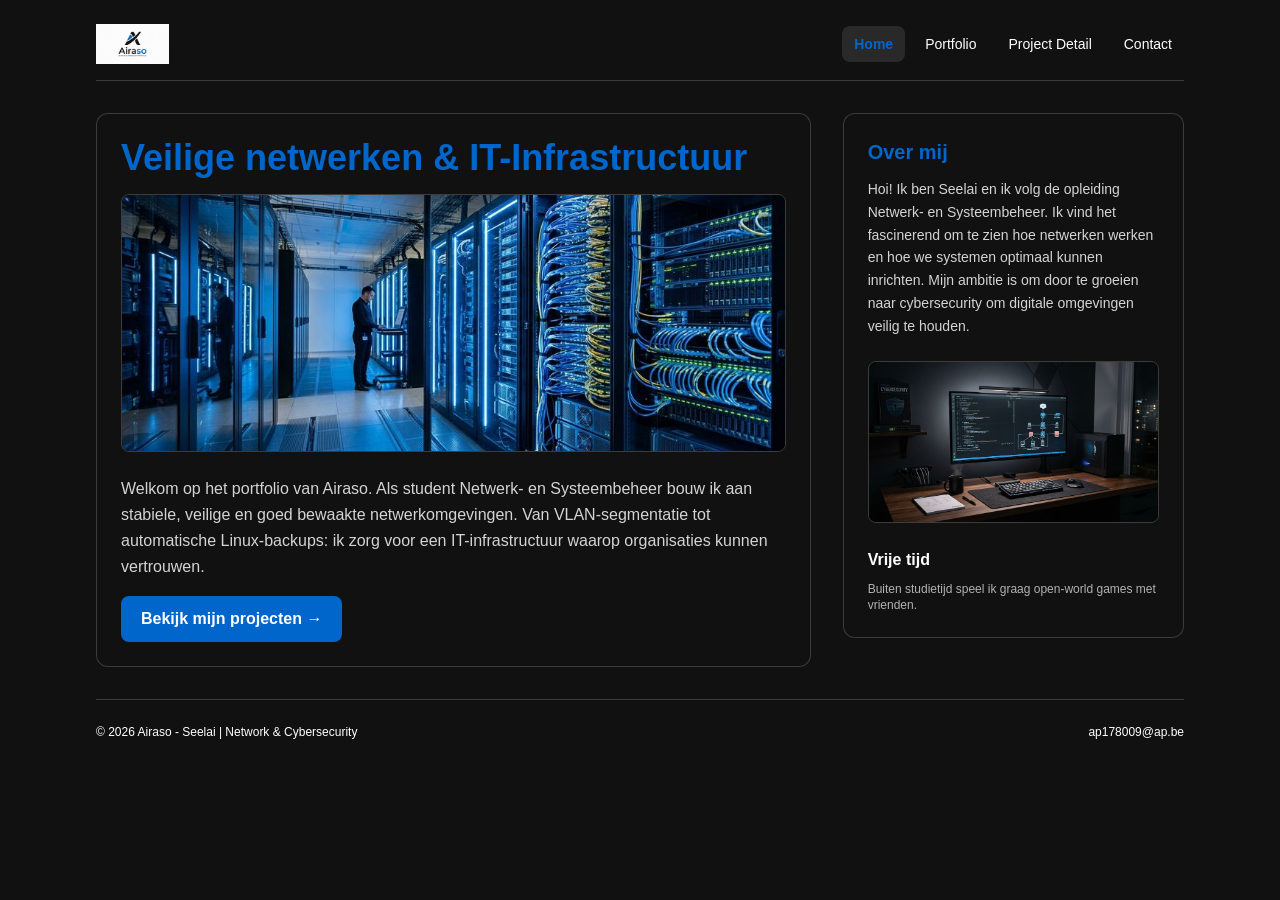
<file: index.html>
<!DOCTYPE html>
<html lang="nl-BE">
<head>
  <meta charset="UTF-8">
  <meta name="viewport" content="width=device-width, initial-scale=1.0">
  <title>Airaso — portfolio netwerk- en systeembeheer</title>
  <meta name="description" content="Portfolio van Airaso, student netwerk- en systeembeheer. Bekijk mijn projecten over VLAN's, Linux-back-ups en firewalls.">
  <link rel="stylesheet" href="css/tailwind.css">
  <link rel="stylesheet" href="css/style.css">
</head>
<body class="bg-[#111111] text-white min-h-screen max-w-6xl mx-auto px-4 py-6 sm:px-6 lg:px-8">
  <a href="#inhoud" class="sr-only focus:not-sr-only focus:absolute focus:left-4 focus:top-4 focus:z-50 focus:rounded-lg focus:bg-[#0066CC] focus:px-4 focus:py-2 focus:font-semibold focus:text-white focus-visible:outline-2 focus-visible:outline-offset-2 focus-visible:outline-[#0066CC]">Ga naar de inhoud</a>

  

    
        <header class="mb-8 flex flex-wrap items-center justify-between gap-4 border-b soft-border pb-4">
      <a href="index.html" class="flex items-center gap-3 focus-visible:outline-2 focus-visible:outline-offset-2 focus-visible:outline-[#0066CC]" aria-label="Airaso — home">
        <img src="assets/images/mijn-logo.jpg" alt="Airaso-logo" class="h-10 w-auto" width="400" height="218">
      </a>
      <input id="menu-toggle" type="checkbox" class="peer sr-only">
      <label for="menu-toggle" class="cursor-pointer rounded-lg border soft-border px-4 py-2 text-sm font-semibold hover:text-[#0066CC] md:hidden peer-focus-visible:outline-2 peer-focus-visible:outline-offset-2 peer-focus-visible:outline-[#0066CC]">Menu</label>
      <nav aria-label="Hoofdnavigatie" class="hidden w-full peer-checked:block md:block md:w-auto">
        <ul class="flex flex-col gap-1 text-sm font-medium md:flex-row md:items-center md:gap-2">
          <li><a href="index.html" class="block rounded-lg px-3 py-2 transition-colors hover:bg-white/10 hover:text-[#0066CC] bg-white/10 text-[#0066CC] font-bold focus-visible:outline-2 focus-visible:outline-offset-2 focus-visible:outline-[#0066CC]" aria-current="page">Home</a></li>
          <li><a href="portfolio.html" class="block rounded-lg px-3 py-2 transition-colors hover:bg-white/10 hover:text-[#0066CC] text-white focus-visible:outline-2 focus-visible:outline-offset-2 focus-visible:outline-[#0066CC]">Portfolio</a></li>
          <li><a href="project.html" class="block rounded-lg px-3 py-2 transition-colors hover:bg-white/10 hover:text-[#0066CC] text-white focus-visible:outline-2 focus-visible:outline-offset-2 focus-visible:outline-[#0066CC]">Project Detail</a></li>
          <li><a href="contact.html" class="block rounded-lg px-3 py-2 transition-colors hover:bg-white/10 hover:text-[#0066CC] text-white focus-visible:outline-2 focus-visible:outline-offset-2 focus-visible:outline-[#0066CC]">Contact</a></li>
        </ul>
      </nav>
    </header>

    
    <section aria-label="Pagina-inhoud" class="grid grid-cols-1 md:grid-cols-3 gap-8 mb-8">
      
      
      <main id="inhoud" class="md:col-span-2 space-y-6">
        <section class="bg-[#111111] border soft-border p-6 rounded-xl">
          <h1 class="text-3xl sm:text-4xl font-bold mb-4 text-[#0066CC]">Veilige netwerken & IT-Infrastructuur</h1>
          
          
          <figure class="mb-6 overflow-hidden rounded-lg border soft-border">
            <img src="assets/images/sfeerbeeld1.jpg" alt="Moderne serverruimte met blauwe LED verlichting" class="w-full h-64 object-cover" width="900" height="502">
          </figure>

          <p class="muted-text leading-relaxed mb-4">
            Welkom op het portfolio van Airaso. Als student Netwerk- en Systeembeheer bouw ik aan stabiele, veilige en goed bewaakte netwerkomgevingen. Van VLAN-segmentatie tot automatische Linux-backups: ik zorg voor een IT-infrastructuur waarop organisaties kunnen vertrouwen.
          </p>
          <a href="portfolio.html" class="inline-block bg-[#0066CC] hover:opacity-90 text-white font-semibold px-5 py-2.5 rounded-lg focus-visible:outline-2 focus-visible:outline-offset-2 focus-visible:outline-[#0066CC]">
            Bekijk mijn projecten &rarr;
          </a>
        </section>
      </main>

      
      <aside class="bg-[#111111] border soft-border p-6 rounded-xl h-fit space-y-6">
        <section>
          <h2 class="text-xl font-bold text-[#0066CC] mb-3">Over mij</h2>
          <p class="muted-text text-sm leading-relaxed mb-4">
            Hoi! Ik ben Seelai en ik volg de opleiding Netwerk- en Systeembeheer. Ik vind het fascinerend om te zien hoe netwerken werken en hoe we systemen optimaal kunnen inrichten. Mijn ambitie is om door te groeien naar cybersecurity om digitale omgevingen veilig te houden.
          </p>
        </section>

        
        <figure class="rounded-lg overflow-hidden border soft-border">
          <img src="assets/images/sfeerbeeld2.jpg" alt="Strakke computerwerkplek" class="w-full h-40 object-cover" width="900" height="502">
        </figure>

        <section>
          <h3 class="font-semibold text-white mb-2">Vrije tijd</h3>
          <p class="subtle-text text-xs">Buiten studietijd speel ik graag open-world games met vrienden.</p>
        </section>
      </aside>

    </section>

    
    <footer class="flex flex-col sm:flex-row items-center justify-between text-xs text-white pt-6 border-t soft-border gap-2">
      <p>&copy; 2026 Airaso - Seelai | Network & Cybersecurity</p>
      <p><a href="mailto:ap178009@ap.be" class="hover:text-[#0066CC] focus-visible:outline-2 focus-visible:outline-offset-2 focus-visible:outline-[#0066CC]">ap178009@ap.be</a></p>
    </footer>

</body>
</html>
</file>
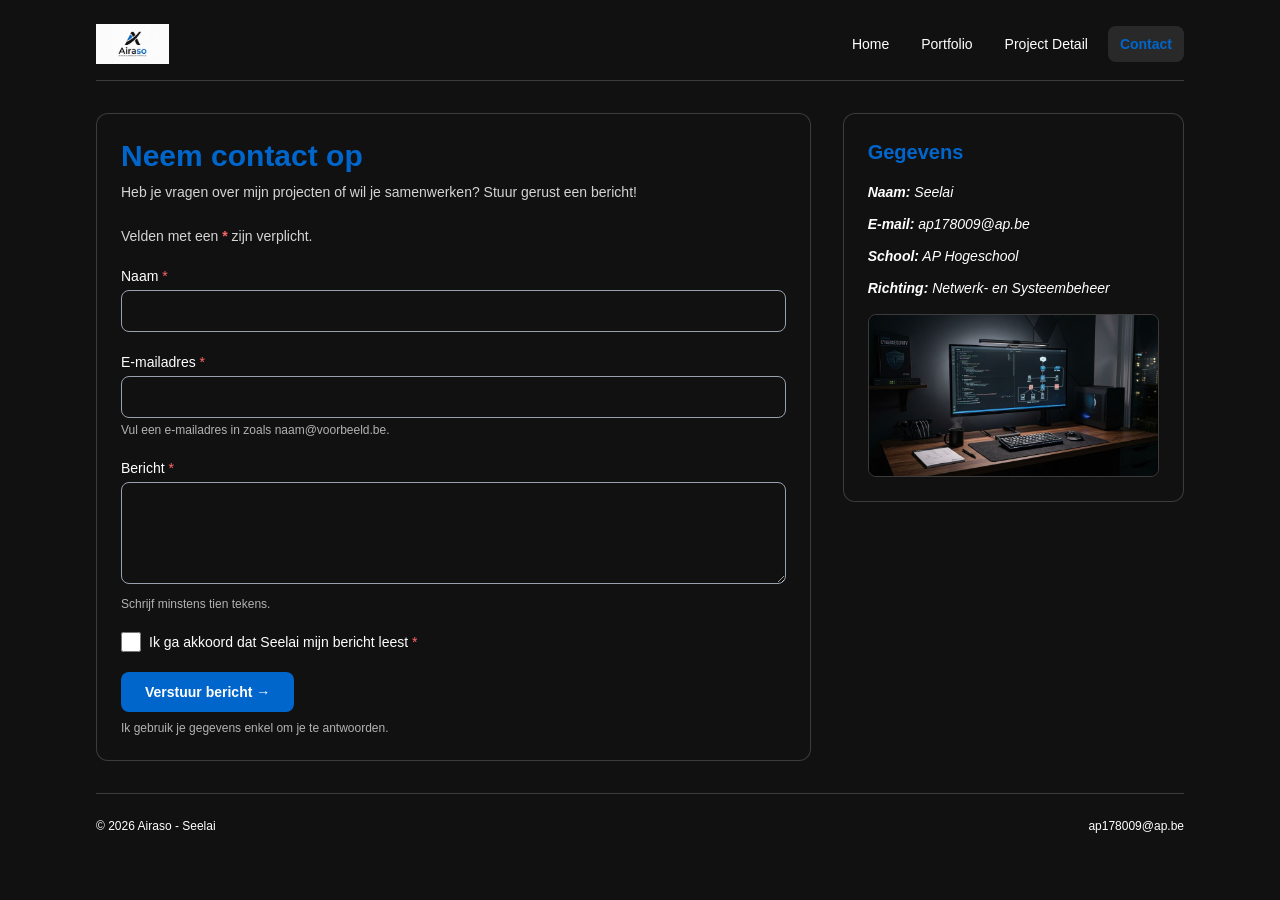
<file: contact.html>
<!DOCTYPE html>
<html lang="nl-BE">
<head>
  <meta charset="UTF-8">
  <meta name="viewport" content="width=device-width, initial-scale=1.0">
  <title>Contact — Airaso</title>
  <meta name="description" content="Stuur Airaso een bericht over mijn projecten of een samenwerking. Vul het formulier in en ik antwoord je.">
  <link rel="stylesheet" href="css/tailwind.css">
  <link rel="stylesheet" href="css/style.css">
</head>
<body class="bg-[#111111] text-white min-h-screen max-w-6xl mx-auto px-4 py-6 sm:px-6 lg:px-8">
  <a href="#inhoud" class="sr-only focus:not-sr-only focus:absolute focus:left-4 focus:top-4 focus:z-50 focus:rounded-lg focus:bg-[#0066CC] focus:px-4 focus:py-2 focus:font-semibold focus:text-white focus-visible:outline-2 focus-visible:outline-offset-2 focus-visible:outline-[#0066CC]">Ga naar de inhoud</a>


    
        <header class="mb-8 flex flex-wrap items-center justify-between gap-4 border-b soft-border pb-4">
      <a href="index.html" class="flex items-center gap-3 focus-visible:outline-2 focus-visible:outline-offset-2 focus-visible:outline-[#0066CC]" aria-label="Airaso — home">
        <img src="assets/images/mijn-logo.jpg" alt="Airaso-logo" class="h-10 w-auto" width="400" height="218">
      </a>
      <input id="menu-toggle" type="checkbox" class="peer sr-only">
      <label for="menu-toggle" class="cursor-pointer rounded-lg border soft-border px-4 py-2 text-sm font-semibold hover:text-[#0066CC] md:hidden peer-focus-visible:outline-2 peer-focus-visible:outline-offset-2 peer-focus-visible:outline-[#0066CC]">Menu</label>
      <nav aria-label="Hoofdnavigatie" class="hidden w-full peer-checked:block md:block md:w-auto">
        <ul class="flex flex-col gap-1 text-sm font-medium md:flex-row md:items-center md:gap-2">
          <li><a href="index.html" class="block rounded-lg px-3 py-2 transition-colors hover:bg-white/10 hover:text-[#0066CC] text-white focus-visible:outline-2 focus-visible:outline-offset-2 focus-visible:outline-[#0066CC]">Home</a></li>
          <li><a href="portfolio.html" class="block rounded-lg px-3 py-2 transition-colors hover:bg-white/10 hover:text-[#0066CC] text-white focus-visible:outline-2 focus-visible:outline-offset-2 focus-visible:outline-[#0066CC]">Portfolio</a></li>
          <li><a href="project.html" class="block rounded-lg px-3 py-2 transition-colors hover:bg-white/10 hover:text-[#0066CC] text-white focus-visible:outline-2 focus-visible:outline-offset-2 focus-visible:outline-[#0066CC]">Project Detail</a></li>
          <li><a href="contact.html" class="block rounded-lg px-3 py-2 transition-colors hover:bg-white/10 hover:text-[#0066CC] bg-white/10 text-[#0066CC] font-bold focus-visible:outline-2 focus-visible:outline-offset-2 focus-visible:outline-[#0066CC]" aria-current="page">Contact</a></li>
        </ul>
      </nav>
    </header>

    <section aria-label="Pagina-inhoud" class="grid grid-cols-1 md:grid-cols-3 gap-8 mb-8">
      
      
      <main id="inhoud" class="md:col-span-2 bg-[#111111] border soft-border p-6 rounded-xl">
        <h1 class="text-3xl font-bold mb-2 text-[#0066CC]">Neem contact op</h1>
        <p class="muted-text text-sm mb-6">Heb je vragen over mijn projecten of wil je samenwerken? Stuur gerust een bericht!</p>

        <form name="contact" method="POST" data-netlify="true" class="space-y-5">
          <p class="muted-text text-sm">Velden met een <span class="font-bold text-red-400" aria-hidden="true">*</span> zijn verplicht.</p>

          <div>
            <label for="naam" class="mb-1 block text-sm font-medium text-white">Naam <span class="text-red-400" aria-hidden="true">*</span></label>
            <input type="text" id="naam" name="naam" autocomplete="name" required class="w-full rounded-lg border border-gray-400 bg-[#111111] px-4 py-2.5 text-sm text-white user-invalid:border-red-400 focus-visible:outline-2 focus-visible:outline-offset-2 focus-visible:outline-[#0066CC]">
          </div>

          <div>
            <label for="email" class="mb-1 block text-sm font-medium text-white">E-mailadres <span class="text-red-400" aria-hidden="true">*</span></label>
            <input type="email" id="email" name="email" autocomplete="email" required aria-describedby="email-hulp email-fout" class="peer w-full rounded-lg border border-gray-400 bg-[#111111] px-4 py-2.5 text-sm text-white user-invalid:border-red-400 focus-visible:outline-2 focus-visible:outline-offset-2 focus-visible:outline-[#0066CC]">
            <p id="email-hulp" class="subtle-text mt-1 text-xs">Vul een e-mailadres in zoals naam@voorbeeld.be.</p>
            <p id="email-fout" class="mt-1 hidden text-xs text-red-400 peer-user-invalid:block">Dit e-mailadres klopt niet. Vul het in zoals naam@voorbeeld.be.</p>
          </div>

          <div>
            <label for="bericht" class="mb-1 block text-sm font-medium text-white">Bericht <span class="text-red-400" aria-hidden="true">*</span></label>
            <textarea id="bericht" name="bericht" rows="4" required minlength="10" aria-describedby="bericht-hulp bericht-fout" class="peer w-full rounded-lg border border-gray-400 bg-[#111111] px-4 py-2.5 text-sm text-white user-invalid:border-red-400 focus-visible:outline-2 focus-visible:outline-offset-2 focus-visible:outline-[#0066CC]"></textarea>
            <p id="bericht-hulp" class="subtle-text mt-1 text-xs">Schrijf minstens tien tekens.</p>
            <p id="bericht-fout" class="mt-1 hidden text-xs text-red-400 peer-user-invalid:block">Je bericht is te kort. Schrijf minstens tien tekens.</p>
          </div>

          <div class="flex items-center gap-2 text-sm">
            <input type="checkbox" id="toestemming" name="toestemming" value="ja" required class="size-5 accent-[#0066CC] focus-visible:outline-2 focus-visible:outline-offset-2 focus-visible:outline-[#0066CC]">
            <label for="toestemming">Ik ga akkoord dat Seelai mijn bericht leest <span class="text-red-400" aria-hidden="true">*</span></label>
          </div>

          <div>
            <button type="submit" class="rounded-lg bg-[#0066CC] px-6 py-2.5 text-sm font-semibold text-white hover:opacity-90 focus-visible:outline-2 focus-visible:outline-offset-2 focus-visible:outline-[#0066CC]">Verstuur bericht &rarr;</button>
            <p class="subtle-text mt-2 text-xs">Ik gebruik je gegevens enkel om je te antwoorden.</p>
          </div>
        </form>
      </main>

      <aside class="bg-[#111111] border soft-border p-6 rounded-xl h-fit space-y-4">
        <h2 class="text-xl font-bold text-[#0066CC]">Gegevens</h2>
        <address class="text-sm space-y-3 text-white">
          <p><strong>Naam:</strong> Seelai</p>
          <p><strong>E-mail:</strong> ap178009@ap.be</p>
          <p><strong>School:</strong> AP Hogeschool</p>
          <p><strong>Richting:</strong> Netwerk- en Systeembeheer</p>
        </address>
        <figure class="mt-4 overflow-hidden rounded-lg border soft-border">
        <img src="assets/images/sfeerbeeld2.jpg" alt="Strakke computerwerkplek" class="w-full h-auto object-cover" width="900" height="502">
    </figure>

      </aside>

    </section>

    
    <footer class="flex flex-col sm:flex-row items-center justify-between text-xs text-white pt-6 border-t soft-border gap-2">
      <p>&copy; 2026 Airaso - Seelai</p>
      <p><a href="mailto:ap178009@ap.be" class="hover:text-[#0066CC] focus-visible:outline-2 focus-visible:outline-offset-2 focus-visible:outline-[#0066CC]">ap178009@ap.be</a></p>
    </footer>

</body>
</html>
</file>
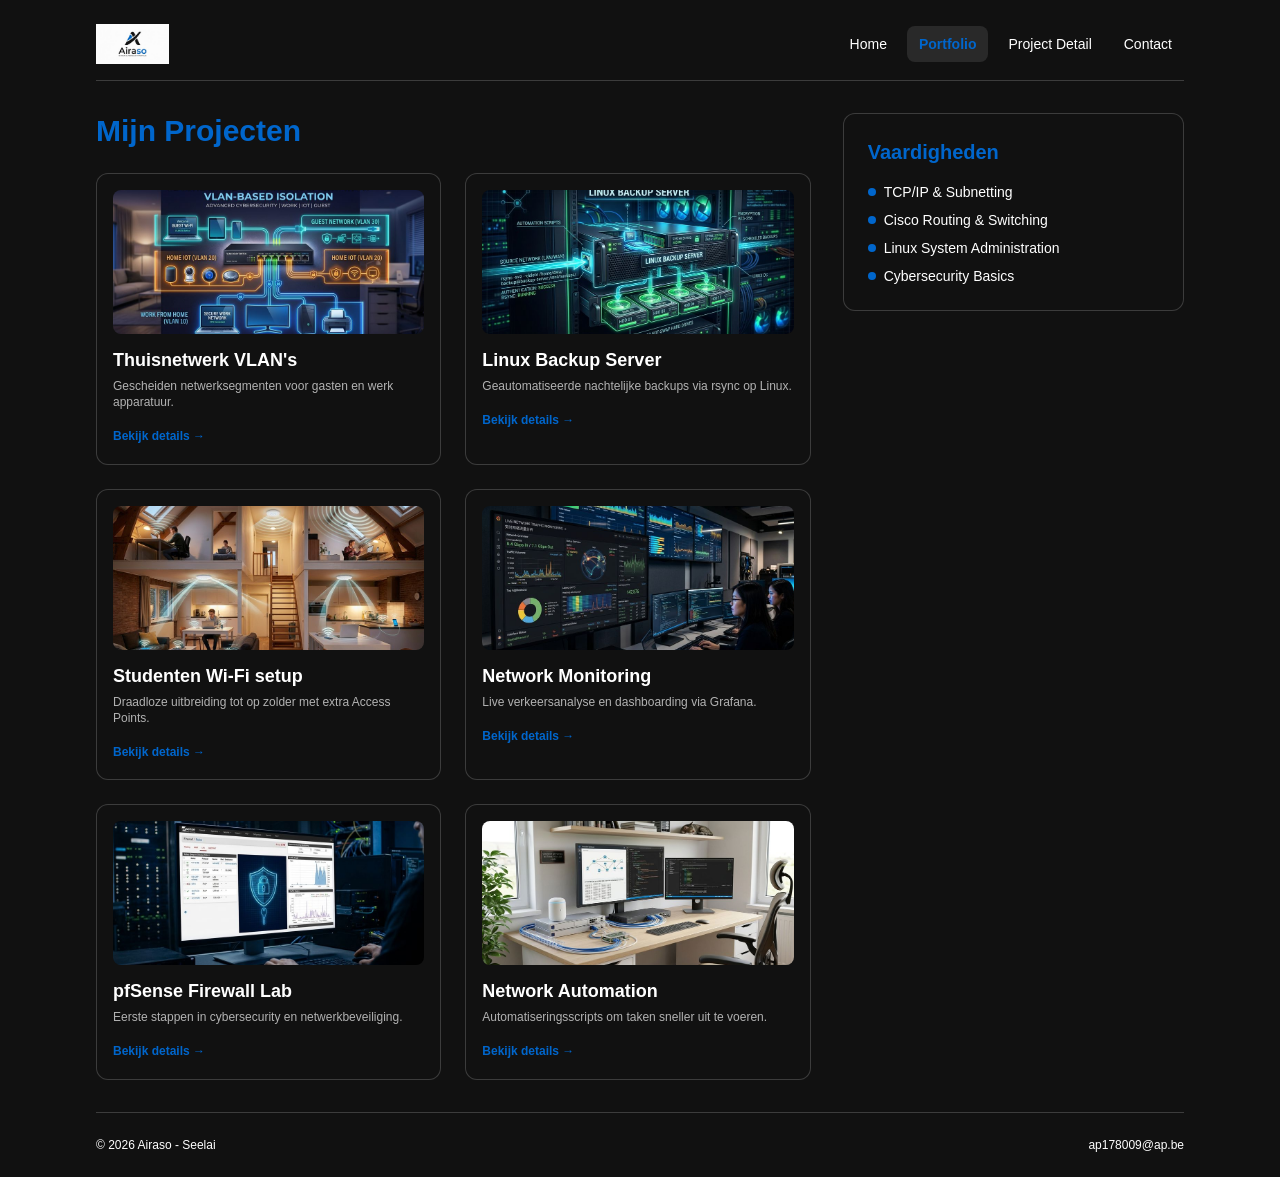
<file: portfolio.html>
<!DOCTYPE html>
<html lang="nl-BE">
<head>
  <meta charset="UTF-8">
  <meta name="viewport" content="width=device-width, initial-scale=1.0">
  <title>Projecten — Airaso, netwerk- en systeembeheer</title>
  <meta name="description" content="Overzicht van mijn projecten als student netwerk- en systeembeheer: VLAN's, back-ups, wifi, monitoring, pfSense en automatisering.">
  <link rel="stylesheet" href="css/tailwind.css">
  <link rel="stylesheet" href="css/style.css">
</head>
<body class="bg-[#111111] text-white min-h-screen max-w-6xl mx-auto px-4 py-6 sm:px-6 lg:px-8">
  <a href="#inhoud" class="sr-only focus:not-sr-only focus:absolute focus:left-4 focus:top-4 focus:z-50 focus:rounded-lg focus:bg-[#0066CC] focus:px-4 focus:py-2 focus:font-semibold focus:text-white focus-visible:outline-2 focus-visible:outline-offset-2 focus-visible:outline-[#0066CC]">Ga naar de inhoud</a>


    
        <header class="mb-8 flex flex-wrap items-center justify-between gap-4 border-b soft-border pb-4">
      <a href="index.html" class="flex items-center gap-3 focus-visible:outline-2 focus-visible:outline-offset-2 focus-visible:outline-[#0066CC]" aria-label="Airaso — home">
        <img src="assets/images/mijn-logo.jpg" alt="Airaso-logo" class="h-10 w-auto" width="400" height="218">
      </a>
      <input id="menu-toggle" type="checkbox" class="peer sr-only">
      <label for="menu-toggle" class="cursor-pointer rounded-lg border soft-border px-4 py-2 text-sm font-semibold hover:text-[#0066CC] md:hidden peer-focus-visible:outline-2 peer-focus-visible:outline-offset-2 peer-focus-visible:outline-[#0066CC]">Menu</label>
      <nav aria-label="Hoofdnavigatie" class="hidden w-full peer-checked:block md:block md:w-auto">
        <ul class="flex flex-col gap-1 text-sm font-medium md:flex-row md:items-center md:gap-2">
          <li><a href="index.html" class="block rounded-lg px-3 py-2 transition-colors hover:bg-white/10 hover:text-[#0066CC] text-white focus-visible:outline-2 focus-visible:outline-offset-2 focus-visible:outline-[#0066CC]">Home</a></li>
          <li><a href="portfolio.html" class="block rounded-lg px-3 py-2 transition-colors hover:bg-white/10 hover:text-[#0066CC] bg-white/10 text-[#0066CC] font-bold focus-visible:outline-2 focus-visible:outline-offset-2 focus-visible:outline-[#0066CC]" aria-current="page">Portfolio</a></li>
          <li><a href="project.html" class="block rounded-lg px-3 py-2 transition-colors hover:bg-white/10 hover:text-[#0066CC] text-white focus-visible:outline-2 focus-visible:outline-offset-2 focus-visible:outline-[#0066CC]">Project Detail</a></li>
          <li><a href="contact.html" class="block rounded-lg px-3 py-2 transition-colors hover:bg-white/10 hover:text-[#0066CC] text-white focus-visible:outline-2 focus-visible:outline-offset-2 focus-visible:outline-[#0066CC]">Contact</a></li>
        </ul>
      </nav>
    </header>

    
    <section aria-label="Pagina-inhoud" class="grid grid-cols-1 md:grid-cols-3 gap-8 mb-8">
      
      <main id="inhoud" class="md:col-span-2">
        <h1 class="text-3xl font-bold mb-6 text-[#0066CC]">Mijn Projecten</h1>

        
        <section class="grid grid-cols-1 sm:grid-cols-2 gap-6">
          
          
          <article class="bg-[#111111] border soft-border rounded-xl p-4 transition-colors hover:border-[#0066CC]">
            
            <img src="assets/images/thuisnetwerk-vlan-s.jpg" alt="VLAN Project" class="mb-3 h-40 w-full rounded-lg object-cover sm:h-36" width="900" height="502">
            <h2 class="font-bold text-lg mb-1">Thuisnetwerk VLAN's</h2>
            <p class="subtle-text text-xs mb-3">Gescheiden netwerksegmenten voor gasten en werk apparatuur.</p>
            <a href="projecten/project1.html" class="text-xs text-[#0066CC] font-semibold hover:underline focus-visible:outline-2 focus-visible:outline-offset-2 focus-visible:outline-[#0066CC]">Bekijk details &rarr;</a>
          </article>

          
          <article class="bg-[#111111] border soft-border rounded-xl p-4 transition-colors hover:border-[#0066CC]">
            
            <img src="assets/images/linux-backup-server.jpg" alt="Linux Backup Server" class="mb-3 h-40 w-full rounded-lg object-cover sm:h-36" width="900" height="491">
            <h2 class="font-bold text-lg mb-1">Linux Backup Server</h2>
            <p class="subtle-text text-xs mb-3">Geautomatiseerde nachtelijke backups via rsync op Linux.</p>
            <a href="projecten/project2.html" class="text-xs text-[#0066CC] font-semibold hover:underline focus-visible:outline-2 focus-visible:outline-offset-2 focus-visible:outline-[#0066CC]">Bekijk details &rarr;</a>
          </article>

          
          <article class="bg-[#111111] border soft-border rounded-xl p-4 transition-colors hover:border-[#0066CC]">
            
            <img src="assets/images/studenten-wi-fi-setup.jpg" alt="Wi-Fi Access Points" class="mb-3 h-40 w-full rounded-lg object-cover sm:h-36" width="900" height="491">
            <h2 class="font-bold text-lg mb-1">Studenten Wi-Fi setup</h2>
            <p class="subtle-text text-xs mb-3">Draadloze uitbreiding tot op zolder met extra Access Points.</p>
            <a href="projecten/project3.html" class="text-xs text-[#0066CC] font-semibold hover:underline focus-visible:outline-2 focus-visible:outline-offset-2 focus-visible:outline-[#0066CC]">Bekijk details &rarr;</a>
          </article>

          
          <article class="bg-[#111111] border soft-border rounded-xl p-4 transition-colors hover:border-[#0066CC]">
            
            <img src="assets/images/network-monitoring.jpg" alt="Grafische monitoring" class="mb-3 h-40 w-full rounded-lg object-cover sm:h-36" width="900" height="491">
            <h2 class="font-bold text-lg mb-1">Network Monitoring</h2>
            <p class="subtle-text text-xs mb-3">Live verkeersanalyse en dashboarding via Grafana.</p>
            <a href="projecten/project4.html" class="text-xs text-[#0066CC] font-semibold hover:underline focus-visible:outline-2 focus-visible:outline-offset-2 focus-visible:outline-[#0066CC]">Bekijk details &rarr;</a>
          </article>

          
          <article class="bg-[#111111] border soft-border rounded-xl p-4 transition-colors hover:border-[#0066CC]">
            
            <img src="assets/images/pfsense-firewall-lab.jpg" alt="Firewall lab" class="mb-3 h-40 w-full rounded-lg object-cover sm:h-36" width="900" height="502">
            <h2 class="font-bold text-lg mb-1">pfSense Firewall Lab</h2>
            <p class="subtle-text text-xs mb-3">Eerste stappen in cybersecurity en netwerkbeveiliging.</p>
            <a href="projecten/project5.html" class="text-xs text-[#0066CC] font-semibold hover:underline focus-visible:outline-2 focus-visible:outline-offset-2 focus-visible:outline-[#0066CC]">Bekijk details &rarr;</a>
          </article>

          
          <article class="bg-[#111111] border soft-border rounded-xl p-4 transition-colors hover:border-[#0066CC]">
            
            <img src="assets/images/network-automation.jpg" alt="Python Scripting" class="mb-3 h-40 w-full rounded-lg object-cover sm:h-36" width="900" height="491">
            <h2 class="font-bold text-lg mb-1">Network Automation</h2>
            <p class="subtle-text text-xs mb-3">Automatiseringsscripts om taken sneller uit te voeren.</p>
            <a href="projecten/project6.html" class="text-xs text-[#0066CC] font-semibold hover:underline focus-visible:outline-2 focus-visible:outline-offset-2 focus-visible:outline-[#0066CC]">Bekijk details &rarr;</a>
          </article>

        </section>
      </main>

      
      <aside class="bg-[#111111] border soft-border p-6 rounded-xl h-fit space-y-4">
        <h3 class="text-xl font-bold text-[#0066CC]">Vaardigheden</h3>
        <ul class="space-y-2 text-sm text-white">
          <li class="flex items-center gap-2"><span class="w-2 h-2 rounded-full bg-[#0066CC]"></span> TCP/IP & Subnetting</li>
          <li class="flex items-center gap-2"><span class="w-2 h-2 rounded-full bg-[#0066CC]"></span> Cisco Routing & Switching</li>
          <li class="flex items-center gap-2"><span class="w-2 h-2 rounded-full bg-[#0066CC]"></span> Linux System Administration</li>
          <li class="flex items-center gap-2"><span class="w-2 h-2 rounded-full bg-[#0066CC]"></span> Cybersecurity Basics</li>
        </ul>
      </aside>

    </section>

    
    <footer class="flex flex-col sm:flex-row items-center justify-between text-xs text-white pt-6 border-t soft-border gap-2">
      <p>&copy; 2026 Airaso - Seelai</p>
      <p><a href="mailto:ap178009@ap.be" class="hover:text-[#0066CC] focus-visible:outline-2 focus-visible:outline-offset-2 focus-visible:outline-[#0066CC]">ap178009@ap.be</a></p>
    </footer>

</body>
</html>
</file>
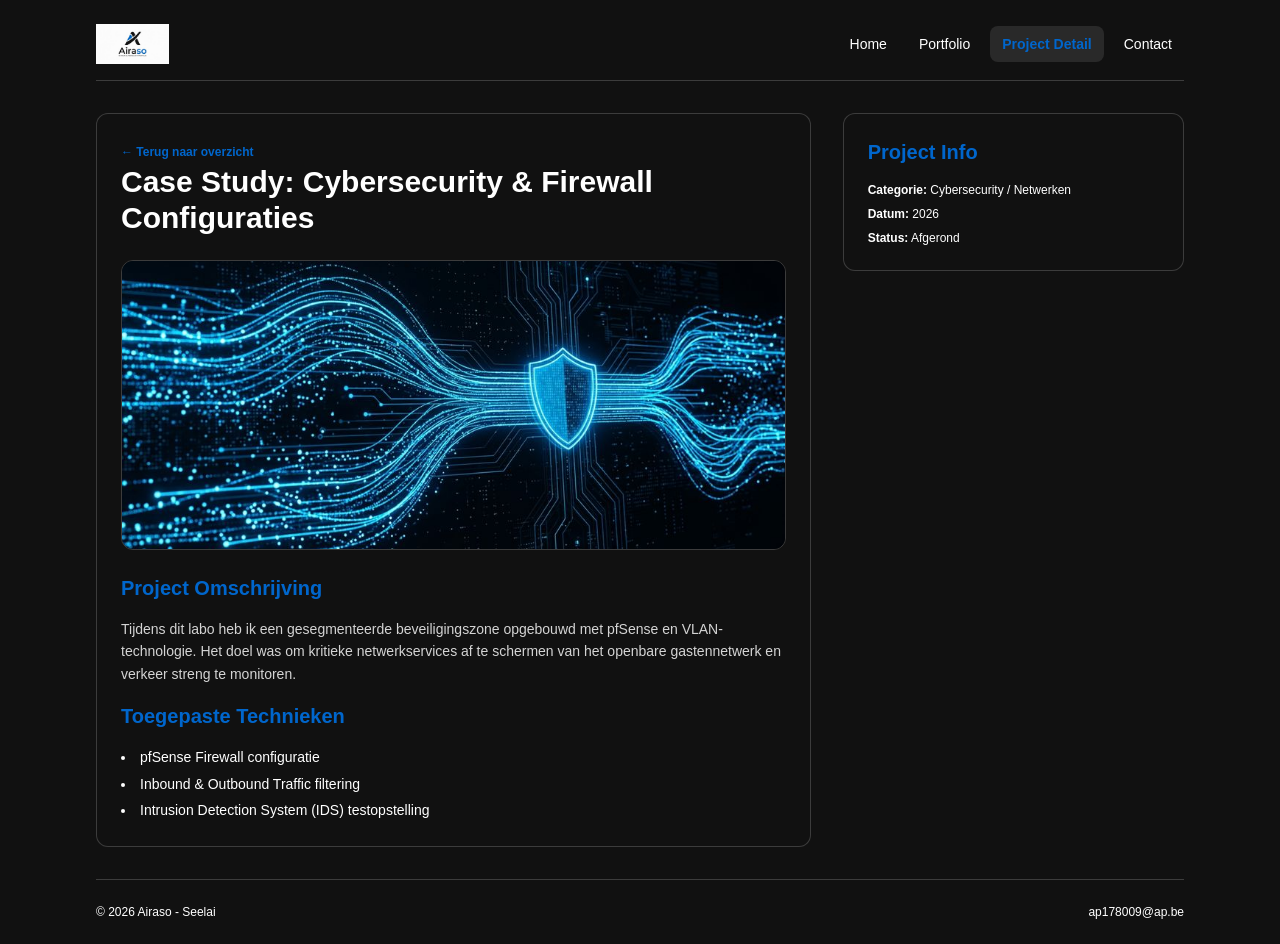
<file: project.html>
<!DOCTYPE html>
<html lang="nl-BE">
<head>
  <meta charset="UTF-8">
  <meta name="viewport" content="width=device-width, initial-scale=1.0">
  <title>Case study firewall en pfSense — Airaso</title>
  <meta name="description" content="Case study over een afgeschermde beveiligingszone met pfSense en VLAN's, zodat netwerkservices gescheiden blijven van het gastennetwerk.">
  <link rel="stylesheet" href="css/tailwind.css">
  <link rel="stylesheet" href="css/style.css">
</head>
<body class="bg-[#111111] text-white min-h-screen max-w-6xl mx-auto px-4 py-6 sm:px-6 lg:px-8">
  <a href="#inhoud" class="sr-only focus:not-sr-only focus:absolute focus:left-4 focus:top-4 focus:z-50 focus:rounded-lg focus:bg-[#0066CC] focus:px-4 focus:py-2 focus:font-semibold focus:text-white focus-visible:outline-2 focus-visible:outline-offset-2 focus-visible:outline-[#0066CC]">Ga naar de inhoud</a>


    
        <header class="mb-8 flex flex-wrap items-center justify-between gap-4 border-b soft-border pb-4">
      <a href="index.html" class="flex items-center gap-3 focus-visible:outline-2 focus-visible:outline-offset-2 focus-visible:outline-[#0066CC]" aria-label="Airaso — home">
        <img src="assets/images/mijn-logo.jpg" alt="Airaso-logo" class="h-10 w-auto" width="400" height="218">
      </a>
      <input id="menu-toggle" type="checkbox" class="peer sr-only">
      <label for="menu-toggle" class="cursor-pointer rounded-lg border soft-border px-4 py-2 text-sm font-semibold hover:text-[#0066CC] md:hidden peer-focus-visible:outline-2 peer-focus-visible:outline-offset-2 peer-focus-visible:outline-[#0066CC]">Menu</label>
      <nav aria-label="Hoofdnavigatie" class="hidden w-full peer-checked:block md:block md:w-auto">
        <ul class="flex flex-col gap-1 text-sm font-medium md:flex-row md:items-center md:gap-2">
          <li><a href="index.html" class="block rounded-lg px-3 py-2 transition-colors hover:bg-white/10 hover:text-[#0066CC] text-white focus-visible:outline-2 focus-visible:outline-offset-2 focus-visible:outline-[#0066CC]">Home</a></li>
          <li><a href="portfolio.html" class="block rounded-lg px-3 py-2 transition-colors hover:bg-white/10 hover:text-[#0066CC] text-white focus-visible:outline-2 focus-visible:outline-offset-2 focus-visible:outline-[#0066CC]">Portfolio</a></li>
          <li><a href="project.html" class="block rounded-lg px-3 py-2 transition-colors hover:bg-white/10 hover:text-[#0066CC] bg-white/10 text-[#0066CC] font-bold focus-visible:outline-2 focus-visible:outline-offset-2 focus-visible:outline-[#0066CC]" aria-current="page">Project Detail</a></li>
          <li><a href="contact.html" class="block rounded-lg px-3 py-2 transition-colors hover:bg-white/10 hover:text-[#0066CC] text-white focus-visible:outline-2 focus-visible:outline-offset-2 focus-visible:outline-[#0066CC]">Contact</a></li>
        </ul>
      </nav>
    </header>

    <section aria-label="Pagina-inhoud" class="grid grid-cols-1 md:grid-cols-3 gap-8 mb-8">
      
      <main id="inhoud" class="md:col-span-2 space-y-6 bg-[#111111] border soft-border p-6 rounded-xl">
        <a href="portfolio.html" class="text-xs text-[#0066CC] font-semibold hover:underline focus-visible:outline-2 focus-visible:outline-offset-2 focus-visible:outline-[#0066CC]">&larr; Terug naar overzicht</a>
        
        <h1 class="text-3xl font-bold text-white">Case Study: Cybersecurity & Firewall Configuraties</h1>

        
        <figure class="rounded-xl overflow-hidden border soft-border">
          <img src="assets/images/sfeerbeeld3.jpg" alt="Abstracte cybersecurity datastromen in helderblauw" class="w-full h-72 object-cover" width="900" height="502">
        </figure>

        <section class="space-y-4 muted-text leading-relaxed text-sm">
          <h2 class="text-xl font-semibold text-[#0066CC]">Project Omschrijving</h2>
          <p>
            Tijdens dit labo heb ik een gesegmenteerde beveiligingszone opgebouwd met pfSense en VLAN-technologie. Het doel was om kritieke netwerkservices af te schermen van het openbare gastennetwerk en verkeer streng te monitoren.
          </p>
          <h2 class="text-xl font-semibold text-[#0066CC]">Toegepaste Technieken</h2>
          <ul class="list-disc list-inside space-y-1 text-white">
            <li>pfSense Firewall configuratie</li>
            <li>Inbound & Outbound Traffic filtering</li>
            <li>Intrusion Detection System (IDS) testopstelling</li>
          </ul>
        </section>
      </main>

      
      <aside class="bg-[#111111] border soft-border p-6 rounded-xl h-fit space-y-4">
        <h3 class="text-xl font-bold text-[#0066CC]">Project Info</h3>
        <section class="text-xs space-y-2 text-white">
          <p><strong class="text-white">Categorie:</strong> Cybersecurity / Netwerken</p>
          <p><strong class="text-white">Datum:</strong> 2026</p>
          <p><strong class="text-white">Status:</strong> Afgerond</p>
        </section>
      </aside>

    </section>

    
    <footer class="flex flex-col sm:flex-row items-center justify-between text-xs text-white pt-6 border-t soft-border gap-2">
      <p>&copy; 2026 Airaso - Seelai</p>
      <p><a href="mailto:ap178009@ap.be" class="hover:text-[#0066CC] focus-visible:outline-2 focus-visible:outline-offset-2 focus-visible:outline-[#0066CC]">ap178009@ap.be</a></p>
    </footer>

</body>
</html>
</file>
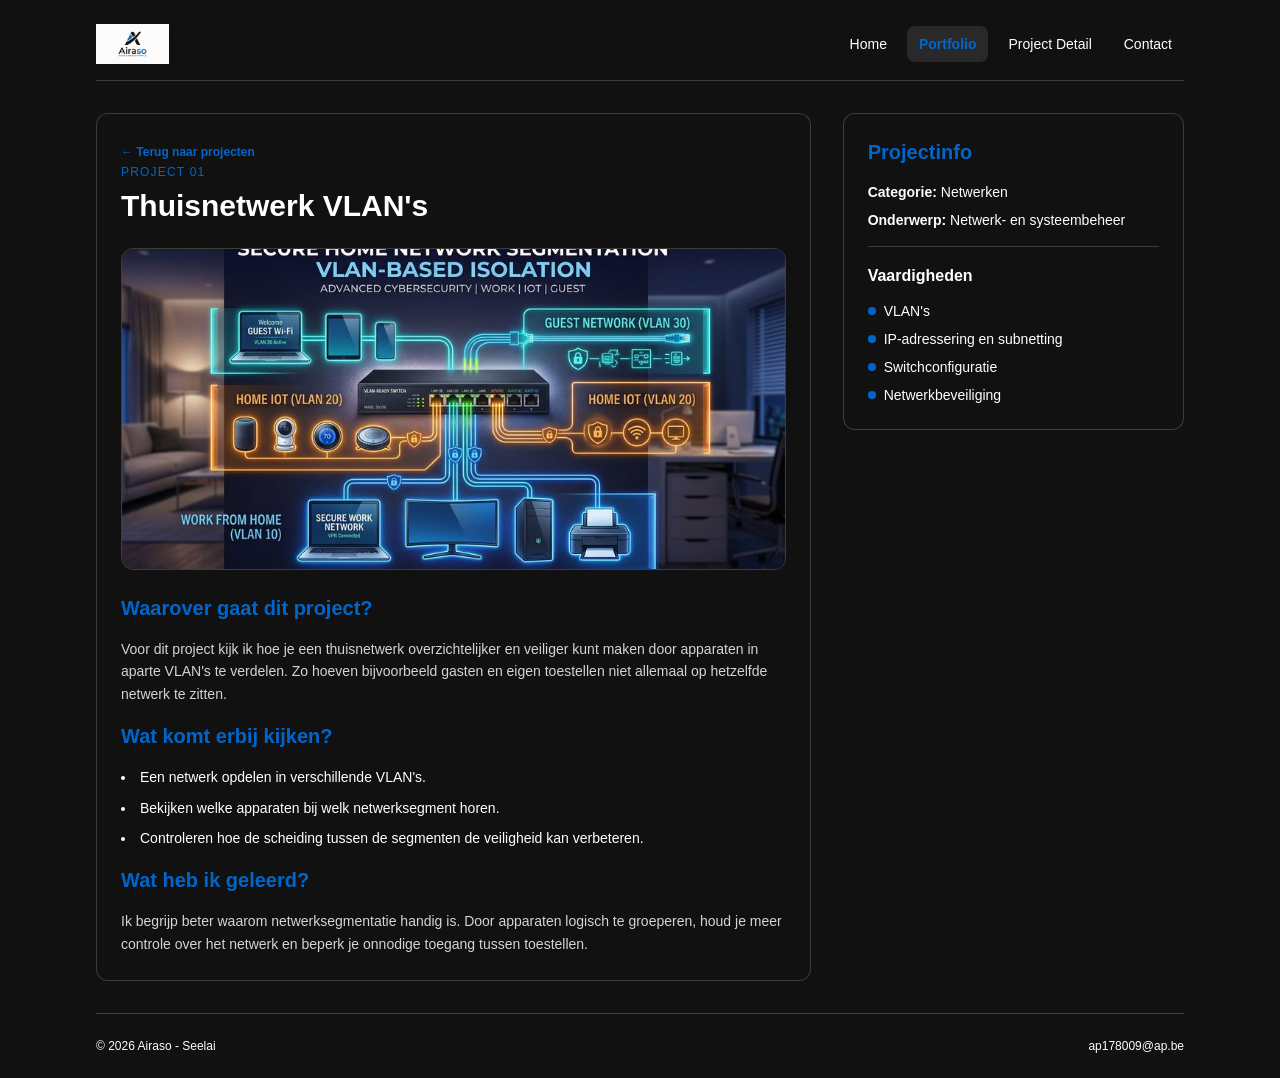
<file: projecten/project1.html>
<!DOCTYPE html>
<html lang="nl-BE">
<head>
  <meta charset="UTF-8">
  <meta name="viewport" content="width=device-width, initial-scale=1.0">
  <title>Thuisnetwerk met VLAN's — Airaso</title>
  <meta name="description" content="Hoe je een thuisnetwerk overzichtelijker en veiliger maakt door gasten en eigen toestellen in aparte VLAN's te verdelen.">
  <link rel="stylesheet" href="../css/tailwind.css">
  <link rel="stylesheet" href="../css/style.css">
</head>
<body class="bg-[#111111] text-white min-h-screen max-w-6xl mx-auto px-4 py-6 sm:px-6 lg:px-8">
  <a href="#inhoud" class="sr-only focus:not-sr-only focus:absolute focus:left-4 focus:top-4 focus:z-50 focus:rounded-lg focus:bg-[#0066CC] focus:px-4 focus:py-2 focus:font-semibold focus:text-white focus-visible:outline-2 focus-visible:outline-offset-2 focus-visible:outline-[#0066CC]">Ga naar de inhoud</a>
        <header class="mb-8 flex flex-wrap items-center justify-between gap-4 border-b soft-border pb-4">
      <a href="../index.html" class="flex items-center gap-3 focus-visible:outline-2 focus-visible:outline-offset-2 focus-visible:outline-[#0066CC]" aria-label="Airaso — home">
        <img src="../assets/images/mijn-logo.jpg" alt="Airaso-logo" class="h-10 w-auto" width="400" height="218">
      </a>
      <input id="menu-toggle" type="checkbox" class="peer sr-only">
      <label for="menu-toggle" class="cursor-pointer rounded-lg border soft-border px-4 py-2 text-sm font-semibold hover:text-[#0066CC] md:hidden peer-focus-visible:outline-2 peer-focus-visible:outline-offset-2 peer-focus-visible:outline-[#0066CC]">Menu</label>
      <nav aria-label="Hoofdnavigatie" class="hidden w-full peer-checked:block md:block md:w-auto">
        <ul class="flex flex-col gap-1 text-sm font-medium md:flex-row md:items-center md:gap-2">
          <li><a href="../index.html" class="block rounded-lg px-3 py-2 transition-colors hover:bg-white/10 hover:text-[#0066CC] text-white focus-visible:outline-2 focus-visible:outline-offset-2 focus-visible:outline-[#0066CC]">Home</a></li>
          <li><a href="../portfolio.html" class="block rounded-lg px-3 py-2 transition-colors hover:bg-white/10 hover:text-[#0066CC] bg-white/10 text-[#0066CC] font-bold focus-visible:outline-2 focus-visible:outline-offset-2 focus-visible:outline-[#0066CC]" aria-current="page">Portfolio</a></li>
          <li><a href="../project.html" class="block rounded-lg px-3 py-2 transition-colors hover:bg-white/10 hover:text-[#0066CC] text-white focus-visible:outline-2 focus-visible:outline-offset-2 focus-visible:outline-[#0066CC]">Project Detail</a></li>
          <li><a href="../contact.html" class="block rounded-lg px-3 py-2 transition-colors hover:bg-white/10 hover:text-[#0066CC] text-white focus-visible:outline-2 focus-visible:outline-offset-2 focus-visible:outline-[#0066CC]">Contact</a></li>
        </ul>
      </nav>
    </header>
    <section aria-label="Pagina-inhoud" class="grid grid-cols-1 md:grid-cols-3 gap-8 mb-8">
      <main id="inhoud" class="md:col-span-2 space-y-6 bg-[#111111] border soft-border p-6 rounded-xl">
        <a href="../portfolio.html" class="text-xs text-[#0066CC] font-semibold hover:underline focus-visible:outline-2 focus-visible:outline-offset-2 focus-visible:outline-[#0066CC]">&larr; Terug naar projecten</a>
        <section>
          <p class="text-xs uppercase tracking-widest text-[#0066CC] mb-2">Project 01</p>
          <h1 class="text-3xl font-bold text-white">Thuisnetwerk VLAN&#x27;s</h1>
        </section>
        <figure class="rounded-xl overflow-hidden border soft-border">
          <img src="../assets/images/thuisnetwerk-vlan-s.jpg" alt="Overzicht van een thuisnetwerk" class="w-full h-64 sm:h-80 object-cover" width="900" height="502">
        </figure>
        <section class="space-y-4 muted-text leading-relaxed text-sm">
          <h2 class="text-xl font-semibold text-[#0066CC]">Waarover gaat dit project?</h2>
          <p>Voor dit project kijk ik hoe je een thuisnetwerk overzichtelijker en veiliger kunt maken door apparaten in aparte VLAN&#x27;s te verdelen. Zo hoeven bijvoorbeeld gasten en eigen toestellen niet allemaal op hetzelfde netwerk te zitten.</p>
          <h2 class="text-xl font-semibold text-[#0066CC]">Wat komt erbij kijken?</h2>
          <ul class="list-disc list-inside space-y-2 text-white"><li>Een netwerk opdelen in verschillende VLAN&#x27;s.</li><li>Bekijken welke apparaten bij welk netwerksegment horen.</li><li>Controleren hoe de scheiding tussen de segmenten de veiligheid kan verbeteren.</li></ul>
          <h2 class="text-xl font-semibold text-[#0066CC]">Wat heb ik geleerd?</h2>
          <p>Ik begrijp beter waarom netwerksegmentatie handig is. Door apparaten logisch te groeperen, houd je meer controle over het netwerk en beperk je onnodige toegang tussen toestellen.</p>
        </section>
      </main>
      <aside class="bg-[#111111] border soft-border p-6 rounded-xl h-fit space-y-4">
        <h2 class="text-xl font-bold text-[#0066CC]">Projectinfo</h2>
        <section class="text-sm space-y-2 text-white">
          <p><strong class="text-white">Categorie:</strong> Netwerken</p>
          <p><strong class="text-white">Onderwerp:</strong> Netwerk- en systeembeheer</p>
        </section>
        <section class="border-t soft-border pt-4">
          <h3 class="font-semibold text-white mb-3">Vaardigheden</h3>
          <ul class="space-y-2 text-sm text-white"><li class="flex items-center gap-2"><span class="w-2 h-2 rounded-full bg-[#0066CC]"></span>VLAN&#x27;s</li><li class="flex items-center gap-2"><span class="w-2 h-2 rounded-full bg-[#0066CC]"></span>IP-adressering en subnetting</li><li class="flex items-center gap-2"><span class="w-2 h-2 rounded-full bg-[#0066CC]"></span>Switchconfiguratie</li><li class="flex items-center gap-2"><span class="w-2 h-2 rounded-full bg-[#0066CC]"></span>Netwerkbeveiliging</li></ul>
        </section>
      </aside>
    </section>
    <footer class="flex flex-col sm:flex-row items-center justify-between text-xs text-white pt-6 border-t soft-border gap-2">
      <p>&copy; 2026 Airaso - Seelai</p>
      <p><a href="mailto:ap178009@ap.be" class="hover:text-[#0066CC] focus-visible:outline-2 focus-visible:outline-offset-2 focus-visible:outline-[#0066CC]">ap178009@ap.be</a></p>
    </footer>
</body>
</html>
</file>
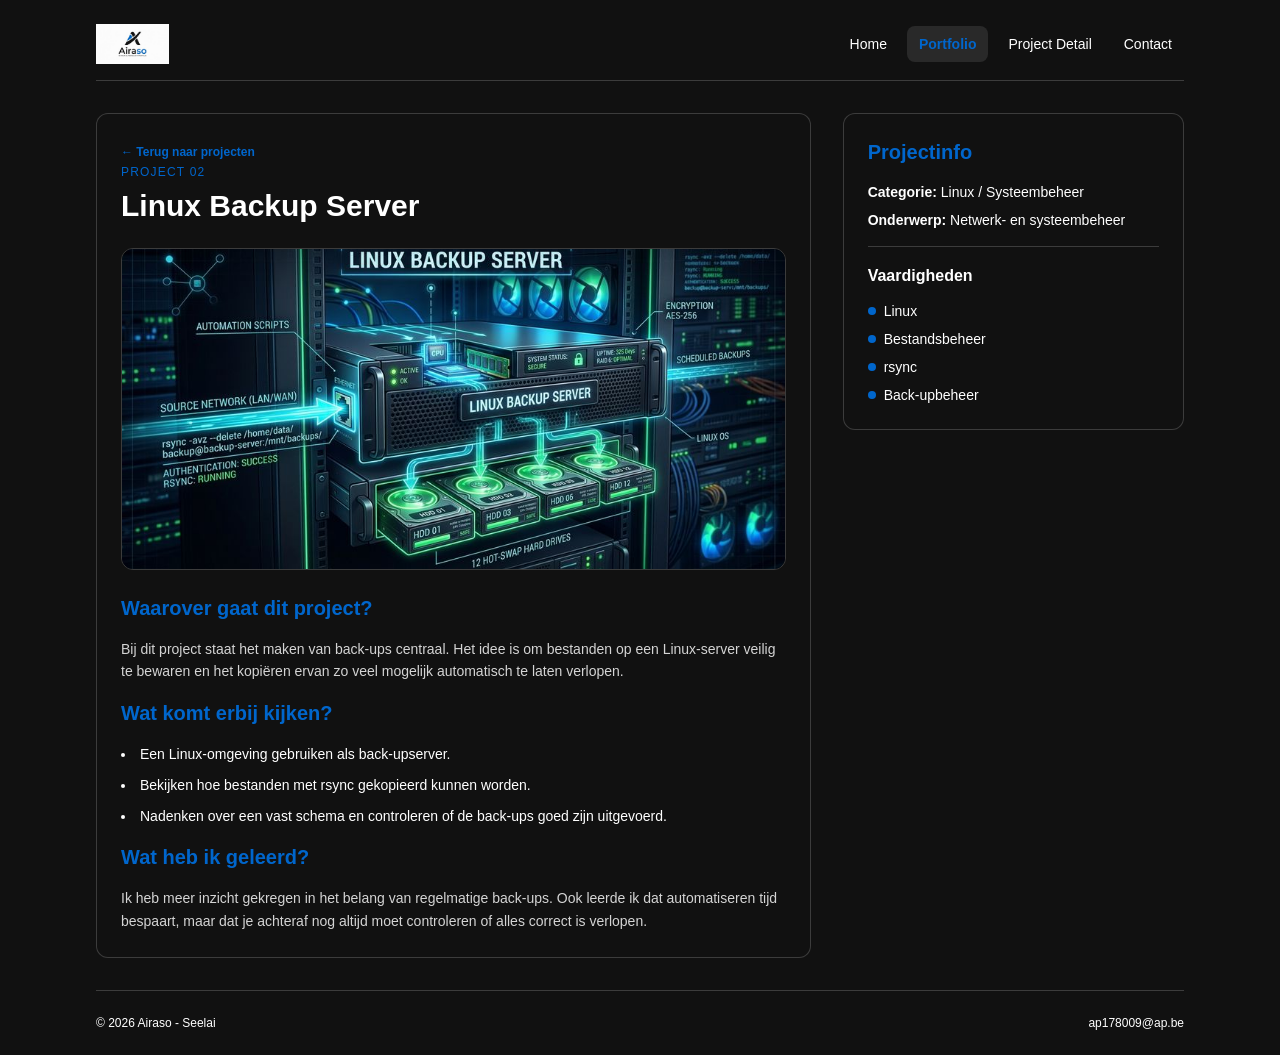
<file: projecten/project2.html>
<!DOCTYPE html>
<html lang="nl-BE">
<head>
  <meta charset="UTF-8">
  <meta name="viewport" content="width=device-width, initial-scale=1.0">
  <title>Linux back-upserver met rsync — Airaso</title>
  <meta name="description" content="Project over automatische back-ups naar een Linux-server met rsync, zodat bestanden veilig bewaard blijven.">
  <link rel="stylesheet" href="../css/tailwind.css">
  <link rel="stylesheet" href="../css/style.css">
</head>
<body class="bg-[#111111] text-white min-h-screen max-w-6xl mx-auto px-4 py-6 sm:px-6 lg:px-8">
  <a href="#inhoud" class="sr-only focus:not-sr-only focus:absolute focus:left-4 focus:top-4 focus:z-50 focus:rounded-lg focus:bg-[#0066CC] focus:px-4 focus:py-2 focus:font-semibold focus:text-white focus-visible:outline-2 focus-visible:outline-offset-2 focus-visible:outline-[#0066CC]">Ga naar de inhoud</a>
        <header class="mb-8 flex flex-wrap items-center justify-between gap-4 border-b soft-border pb-4">
      <a href="../index.html" class="flex items-center gap-3 focus-visible:outline-2 focus-visible:outline-offset-2 focus-visible:outline-[#0066CC]" aria-label="Airaso — home">
        <img src="../assets/images/mijn-logo.jpg" alt="Airaso-logo" class="h-10 w-auto" width="400" height="218">
      </a>
      <input id="menu-toggle" type="checkbox" class="peer sr-only">
      <label for="menu-toggle" class="cursor-pointer rounded-lg border soft-border px-4 py-2 text-sm font-semibold hover:text-[#0066CC] md:hidden peer-focus-visible:outline-2 peer-focus-visible:outline-offset-2 peer-focus-visible:outline-[#0066CC]">Menu</label>
      <nav aria-label="Hoofdnavigatie" class="hidden w-full peer-checked:block md:block md:w-auto">
        <ul class="flex flex-col gap-1 text-sm font-medium md:flex-row md:items-center md:gap-2">
          <li><a href="../index.html" class="block rounded-lg px-3 py-2 transition-colors hover:bg-white/10 hover:text-[#0066CC] text-white focus-visible:outline-2 focus-visible:outline-offset-2 focus-visible:outline-[#0066CC]">Home</a></li>
          <li><a href="../portfolio.html" class="block rounded-lg px-3 py-2 transition-colors hover:bg-white/10 hover:text-[#0066CC] bg-white/10 text-[#0066CC] font-bold focus-visible:outline-2 focus-visible:outline-offset-2 focus-visible:outline-[#0066CC]" aria-current="page">Portfolio</a></li>
          <li><a href="../project.html" class="block rounded-lg px-3 py-2 transition-colors hover:bg-white/10 hover:text-[#0066CC] text-white focus-visible:outline-2 focus-visible:outline-offset-2 focus-visible:outline-[#0066CC]">Project Detail</a></li>
          <li><a href="../contact.html" class="block rounded-lg px-3 py-2 transition-colors hover:bg-white/10 hover:text-[#0066CC] text-white focus-visible:outline-2 focus-visible:outline-offset-2 focus-visible:outline-[#0066CC]">Contact</a></li>
        </ul>
      </nav>
    </header>
    <section aria-label="Pagina-inhoud" class="grid grid-cols-1 md:grid-cols-3 gap-8 mb-8">
      <main id="inhoud" class="md:col-span-2 space-y-6 bg-[#111111] border soft-border p-6 rounded-xl">
        <a href="../portfolio.html" class="text-xs text-[#0066CC] font-semibold hover:underline focus-visible:outline-2 focus-visible:outline-offset-2 focus-visible:outline-[#0066CC]">&larr; Terug naar projecten</a>
        <section>
          <p class="text-xs uppercase tracking-widest text-[#0066CC] mb-2">Project 02</p>
          <h1 class="text-3xl font-bold text-white">Linux Backup Server</h1>
        </section>
        <figure class="rounded-xl overflow-hidden border soft-border">
          <img src="../assets/images/linux-backup-server.jpg" alt="Linux backupserver" class="w-full h-64 sm:h-80 object-cover" width="900" height="491">
        </figure>
        <section class="space-y-4 muted-text leading-relaxed text-sm">
          <h2 class="text-xl font-semibold text-[#0066CC]">Waarover gaat dit project?</h2>
          <p>Bij dit project staat het maken van back-ups centraal. Het idee is om bestanden op een Linux-server veilig te bewaren en het kopiëren ervan zo veel mogelijk automatisch te laten verlopen.</p>
          <h2 class="text-xl font-semibold text-[#0066CC]">Wat komt erbij kijken?</h2>
          <ul class="list-disc list-inside space-y-2 text-white"><li>Een Linux-omgeving gebruiken als back-upserver.</li><li>Bekijken hoe bestanden met rsync gekopieerd kunnen worden.</li><li>Nadenken over een vast schema en controleren of de back-ups goed zijn uitgevoerd.</li></ul>
          <h2 class="text-xl font-semibold text-[#0066CC]">Wat heb ik geleerd?</h2>
          <p>Ik heb meer inzicht gekregen in het belang van regelmatige back-ups. Ook leerde ik dat automatiseren tijd bespaart, maar dat je achteraf nog altijd moet controleren of alles correct is verlopen.</p>
        </section>
      </main>
      <aside class="bg-[#111111] border soft-border p-6 rounded-xl h-fit space-y-4">
        <h2 class="text-xl font-bold text-[#0066CC]">Projectinfo</h2>
        <section class="text-sm space-y-2 text-white">
          <p><strong class="text-white">Categorie:</strong> Linux / Systeembeheer</p>
          <p><strong class="text-white">Onderwerp:</strong> Netwerk- en systeembeheer</p>
        </section>
        <section class="border-t soft-border pt-4">
          <h3 class="font-semibold text-white mb-3">Vaardigheden</h3>
          <ul class="space-y-2 text-sm text-white"><li class="flex items-center gap-2"><span class="w-2 h-2 rounded-full bg-[#0066CC]"></span>Linux</li><li class="flex items-center gap-2"><span class="w-2 h-2 rounded-full bg-[#0066CC]"></span>Bestandsbeheer</li><li class="flex items-center gap-2"><span class="w-2 h-2 rounded-full bg-[#0066CC]"></span>rsync</li><li class="flex items-center gap-2"><span class="w-2 h-2 rounded-full bg-[#0066CC]"></span>Back-upbeheer</li></ul>
        </section>
      </aside>
    </section>
    <footer class="flex flex-col sm:flex-row items-center justify-between text-xs text-white pt-6 border-t soft-border gap-2">
      <p>&copy; 2026 Airaso - Seelai</p>
      <p><a href="mailto:ap178009@ap.be" class="hover:text-[#0066CC] focus-visible:outline-2 focus-visible:outline-offset-2 focus-visible:outline-[#0066CC]">ap178009@ap.be</a></p>
    </footer>
</body>
</html>
</file>
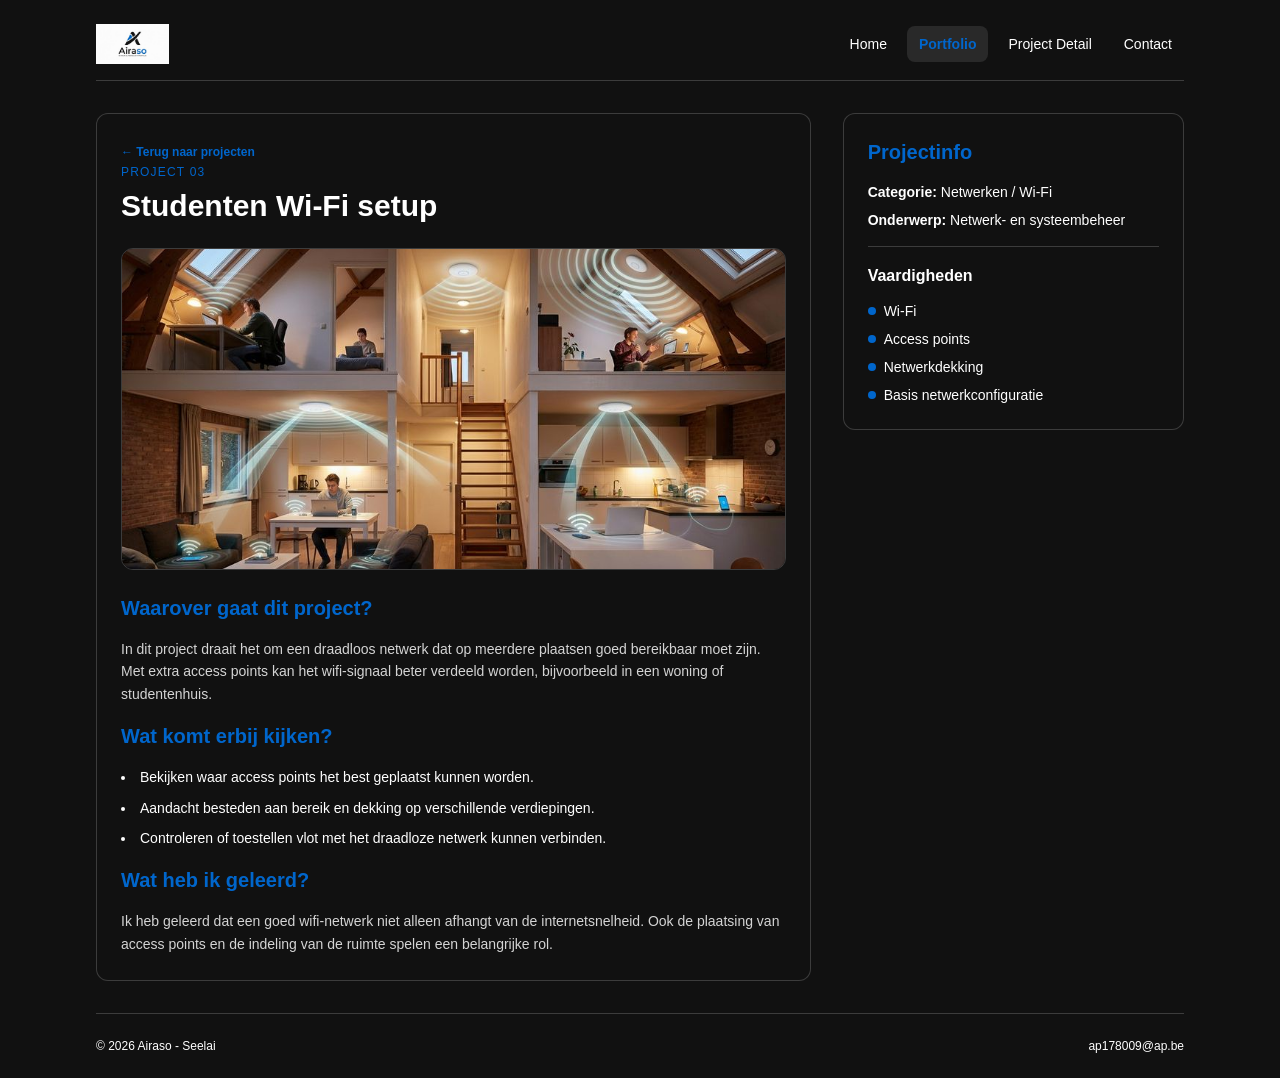
<file: projecten/project3.html>
<!DOCTYPE html>
<html lang="nl-BE">
<head>
  <meta charset="UTF-8">
  <meta name="viewport" content="width=device-width, initial-scale=1.0">
  <title>Studenten-wifi met access points — Airaso</title>
  <meta name="description" content="Project over een wifi-netwerk dat met extra access points ook op zolder of in een studentenhuis goed bereikbaar is.">
  <link rel="stylesheet" href="../css/tailwind.css">
  <link rel="stylesheet" href="../css/style.css">
</head>
<body class="bg-[#111111] text-white min-h-screen max-w-6xl mx-auto px-4 py-6 sm:px-6 lg:px-8">
  <a href="#inhoud" class="sr-only focus:not-sr-only focus:absolute focus:left-4 focus:top-4 focus:z-50 focus:rounded-lg focus:bg-[#0066CC] focus:px-4 focus:py-2 focus:font-semibold focus:text-white focus-visible:outline-2 focus-visible:outline-offset-2 focus-visible:outline-[#0066CC]">Ga naar de inhoud</a>
        <header class="mb-8 flex flex-wrap items-center justify-between gap-4 border-b soft-border pb-4">
      <a href="../index.html" class="flex items-center gap-3 focus-visible:outline-2 focus-visible:outline-offset-2 focus-visible:outline-[#0066CC]" aria-label="Airaso — home">
        <img src="../assets/images/mijn-logo.jpg" alt="Airaso-logo" class="h-10 w-auto" width="400" height="218">
      </a>
      <input id="menu-toggle" type="checkbox" class="peer sr-only">
      <label for="menu-toggle" class="cursor-pointer rounded-lg border soft-border px-4 py-2 text-sm font-semibold hover:text-[#0066CC] md:hidden peer-focus-visible:outline-2 peer-focus-visible:outline-offset-2 peer-focus-visible:outline-[#0066CC]">Menu</label>
      <nav aria-label="Hoofdnavigatie" class="hidden w-full peer-checked:block md:block md:w-auto">
        <ul class="flex flex-col gap-1 text-sm font-medium md:flex-row md:items-center md:gap-2">
          <li><a href="../index.html" class="block rounded-lg px-3 py-2 transition-colors hover:bg-white/10 hover:text-[#0066CC] text-white focus-visible:outline-2 focus-visible:outline-offset-2 focus-visible:outline-[#0066CC]">Home</a></li>
          <li><a href="../portfolio.html" class="block rounded-lg px-3 py-2 transition-colors hover:bg-white/10 hover:text-[#0066CC] bg-white/10 text-[#0066CC] font-bold focus-visible:outline-2 focus-visible:outline-offset-2 focus-visible:outline-[#0066CC]" aria-current="page">Portfolio</a></li>
          <li><a href="../project.html" class="block rounded-lg px-3 py-2 transition-colors hover:bg-white/10 hover:text-[#0066CC] text-white focus-visible:outline-2 focus-visible:outline-offset-2 focus-visible:outline-[#0066CC]">Project Detail</a></li>
          <li><a href="../contact.html" class="block rounded-lg px-3 py-2 transition-colors hover:bg-white/10 hover:text-[#0066CC] text-white focus-visible:outline-2 focus-visible:outline-offset-2 focus-visible:outline-[#0066CC]">Contact</a></li>
        </ul>
      </nav>
    </header>
    <section aria-label="Pagina-inhoud" class="grid grid-cols-1 md:grid-cols-3 gap-8 mb-8">
      <main id="inhoud" class="md:col-span-2 space-y-6 bg-[#111111] border soft-border p-6 rounded-xl">
        <a href="../portfolio.html" class="text-xs text-[#0066CC] font-semibold hover:underline focus-visible:outline-2 focus-visible:outline-offset-2 focus-visible:outline-[#0066CC]">&larr; Terug naar projecten</a>
        <section>
          <p class="text-xs uppercase tracking-widest text-[#0066CC] mb-2">Project 03</p>
          <h1 class="text-3xl font-bold text-white">Studenten Wi-Fi setup</h1>
        </section>
        <figure class="rounded-xl overflow-hidden border soft-border">
          <img src="../assets/images/studenten-wi-fi-setup.jpg" alt="Draadloos netwerk met access points" class="w-full h-64 sm:h-80 object-cover" width="900" height="491">
        </figure>
        <section class="space-y-4 muted-text leading-relaxed text-sm">
          <h2 class="text-xl font-semibold text-[#0066CC]">Waarover gaat dit project?</h2>
          <p>In dit project draait het om een draadloos netwerk dat op meerdere plaatsen goed bereikbaar moet zijn. Met extra access points kan het wifi-signaal beter verdeeld worden, bijvoorbeeld in een woning of studentenhuis.</p>
          <h2 class="text-xl font-semibold text-[#0066CC]">Wat komt erbij kijken?</h2>
          <ul class="list-disc list-inside space-y-2 text-white"><li>Bekijken waar access points het best geplaatst kunnen worden.</li><li>Aandacht besteden aan bereik en dekking op verschillende verdiepingen.</li><li>Controleren of toestellen vlot met het draadloze netwerk kunnen verbinden.</li></ul>
          <h2 class="text-xl font-semibold text-[#0066CC]">Wat heb ik geleerd?</h2>
          <p>Ik heb geleerd dat een goed wifi-netwerk niet alleen afhangt van de internetsnelheid. Ook de plaatsing van access points en de indeling van de ruimte spelen een belangrijke rol.</p>
        </section>
      </main>
      <aside class="bg-[#111111] border soft-border p-6 rounded-xl h-fit space-y-4">
        <h2 class="text-xl font-bold text-[#0066CC]">Projectinfo</h2>
        <section class="text-sm space-y-2 text-white">
          <p><strong class="text-white">Categorie:</strong> Netwerken / Wi-Fi</p>
          <p><strong class="text-white">Onderwerp:</strong> Netwerk- en systeembeheer</p>
        </section>
        <section class="border-t soft-border pt-4">
          <h3 class="font-semibold text-white mb-3">Vaardigheden</h3>
          <ul class="space-y-2 text-sm text-white"><li class="flex items-center gap-2"><span class="w-2 h-2 rounded-full bg-[#0066CC]"></span>Wi-Fi</li><li class="flex items-center gap-2"><span class="w-2 h-2 rounded-full bg-[#0066CC]"></span>Access points</li><li class="flex items-center gap-2"><span class="w-2 h-2 rounded-full bg-[#0066CC]"></span>Netwerkdekking</li><li class="flex items-center gap-2"><span class="w-2 h-2 rounded-full bg-[#0066CC]"></span>Basis netwerkconfiguratie</li></ul>
        </section>
      </aside>
    </section>
    <footer class="flex flex-col sm:flex-row items-center justify-between text-xs text-white pt-6 border-t soft-border gap-2">
      <p>&copy; 2026 Airaso - Seelai</p>
      <p><a href="mailto:ap178009@ap.be" class="hover:text-[#0066CC] focus-visible:outline-2 focus-visible:outline-offset-2 focus-visible:outline-[#0066CC]">ap178009@ap.be</a></p>
    </footer>
</body>
</html>
</file>
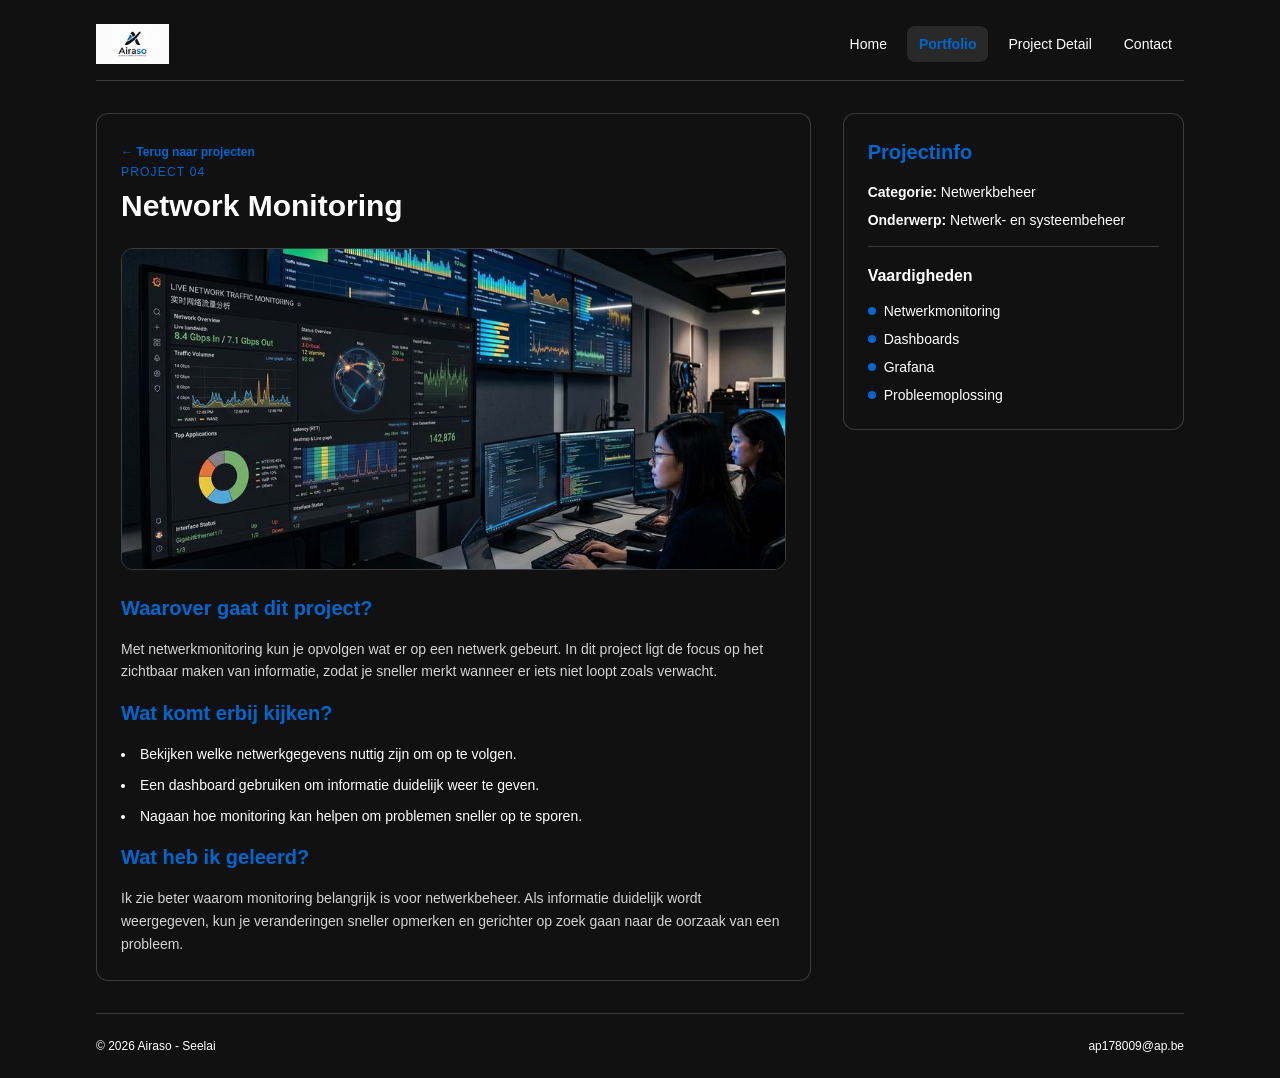
<file: projecten/project4.html>
<!DOCTYPE html>
<html lang="nl-BE">
<head>
  <meta charset="UTF-8">
  <meta name="viewport" content="width=device-width, initial-scale=1.0">
  <title>Netwerkmonitoring met Grafana — Airaso</title>
  <meta name="description" content="Project over netwerkmonitoring: netwerkgegevens zichtbaar maken in een dashboard om problemen sneller op te merken.">
  <link rel="stylesheet" href="../css/tailwind.css">
  <link rel="stylesheet" href="../css/style.css">
</head>
<body class="bg-[#111111] text-white min-h-screen max-w-6xl mx-auto px-4 py-6 sm:px-6 lg:px-8">
  <a href="#inhoud" class="sr-only focus:not-sr-only focus:absolute focus:left-4 focus:top-4 focus:z-50 focus:rounded-lg focus:bg-[#0066CC] focus:px-4 focus:py-2 focus:font-semibold focus:text-white focus-visible:outline-2 focus-visible:outline-offset-2 focus-visible:outline-[#0066CC]">Ga naar de inhoud</a>
        <header class="mb-8 flex flex-wrap items-center justify-between gap-4 border-b soft-border pb-4">
      <a href="../index.html" class="flex items-center gap-3 focus-visible:outline-2 focus-visible:outline-offset-2 focus-visible:outline-[#0066CC]" aria-label="Airaso — home">
        <img src="../assets/images/mijn-logo.jpg" alt="Airaso-logo" class="h-10 w-auto" width="400" height="218">
      </a>
      <input id="menu-toggle" type="checkbox" class="peer sr-only">
      <label for="menu-toggle" class="cursor-pointer rounded-lg border soft-border px-4 py-2 text-sm font-semibold hover:text-[#0066CC] md:hidden peer-focus-visible:outline-2 peer-focus-visible:outline-offset-2 peer-focus-visible:outline-[#0066CC]">Menu</label>
      <nav aria-label="Hoofdnavigatie" class="hidden w-full peer-checked:block md:block md:w-auto">
        <ul class="flex flex-col gap-1 text-sm font-medium md:flex-row md:items-center md:gap-2">
          <li><a href="../index.html" class="block rounded-lg px-3 py-2 transition-colors hover:bg-white/10 hover:text-[#0066CC] text-white focus-visible:outline-2 focus-visible:outline-offset-2 focus-visible:outline-[#0066CC]">Home</a></li>
          <li><a href="../portfolio.html" class="block rounded-lg px-3 py-2 transition-colors hover:bg-white/10 hover:text-[#0066CC] bg-white/10 text-[#0066CC] font-bold focus-visible:outline-2 focus-visible:outline-offset-2 focus-visible:outline-[#0066CC]" aria-current="page">Portfolio</a></li>
          <li><a href="../project.html" class="block rounded-lg px-3 py-2 transition-colors hover:bg-white/10 hover:text-[#0066CC] text-white focus-visible:outline-2 focus-visible:outline-offset-2 focus-visible:outline-[#0066CC]">Project Detail</a></li>
          <li><a href="../contact.html" class="block rounded-lg px-3 py-2 transition-colors hover:bg-white/10 hover:text-[#0066CC] text-white focus-visible:outline-2 focus-visible:outline-offset-2 focus-visible:outline-[#0066CC]">Contact</a></li>
        </ul>
      </nav>
    </header>
    <section aria-label="Pagina-inhoud" class="grid grid-cols-1 md:grid-cols-3 gap-8 mb-8">
      <main id="inhoud" class="md:col-span-2 space-y-6 bg-[#111111] border soft-border p-6 rounded-xl">
        <a href="../portfolio.html" class="text-xs text-[#0066CC] font-semibold hover:underline focus-visible:outline-2 focus-visible:outline-offset-2 focus-visible:outline-[#0066CC]">&larr; Terug naar projecten</a>
        <section>
          <p class="text-xs uppercase tracking-widest text-[#0066CC] mb-2">Project 04</p>
          <h1 class="text-3xl font-bold text-white">Network Monitoring</h1>
        </section>
        <figure class="rounded-xl overflow-hidden border soft-border">
          <img src="../assets/images/network-monitoring.jpg" alt="Dashboard voor netwerkmonitoring" class="w-full h-64 sm:h-80 object-cover" width="900" height="491">
        </figure>
        <section class="space-y-4 muted-text leading-relaxed text-sm">
          <h2 class="text-xl font-semibold text-[#0066CC]">Waarover gaat dit project?</h2>
          <p>Met netwerkmonitoring kun je opvolgen wat er op een netwerk gebeurt. In dit project ligt de focus op het zichtbaar maken van informatie, zodat je sneller merkt wanneer er iets niet loopt zoals verwacht.</p>
          <h2 class="text-xl font-semibold text-[#0066CC]">Wat komt erbij kijken?</h2>
          <ul class="list-disc list-inside space-y-2 text-white"><li>Bekijken welke netwerkgegevens nuttig zijn om op te volgen.</li><li>Een dashboard gebruiken om informatie duidelijk weer te geven.</li><li>Nagaan hoe monitoring kan helpen om problemen sneller op te sporen.</li></ul>
          <h2 class="text-xl font-semibold text-[#0066CC]">Wat heb ik geleerd?</h2>
          <p>Ik zie beter waarom monitoring belangrijk is voor netwerkbeheer. Als informatie duidelijk wordt weergegeven, kun je veranderingen sneller opmerken en gerichter op zoek gaan naar de oorzaak van een probleem.</p>
        </section>
      </main>
      <aside class="bg-[#111111] border soft-border p-6 rounded-xl h-fit space-y-4">
        <h2 class="text-xl font-bold text-[#0066CC]">Projectinfo</h2>
        <section class="text-sm space-y-2 text-white">
          <p><strong class="text-white">Categorie:</strong> Netwerkbeheer</p>
          <p><strong class="text-white">Onderwerp:</strong> Netwerk- en systeembeheer</p>
        </section>
        <section class="border-t soft-border pt-4">
          <h3 class="font-semibold text-white mb-3">Vaardigheden</h3>
          <ul class="space-y-2 text-sm text-white"><li class="flex items-center gap-2"><span class="w-2 h-2 rounded-full bg-[#0066CC]"></span>Netwerkmonitoring</li><li class="flex items-center gap-2"><span class="w-2 h-2 rounded-full bg-[#0066CC]"></span>Dashboards</li><li class="flex items-center gap-2"><span class="w-2 h-2 rounded-full bg-[#0066CC]"></span>Grafana</li><li class="flex items-center gap-2"><span class="w-2 h-2 rounded-full bg-[#0066CC]"></span>Probleemoplossing</li></ul>
        </section>
      </aside>
    </section>
    <footer class="flex flex-col sm:flex-row items-center justify-between text-xs text-white pt-6 border-t soft-border gap-2">
      <p>&copy; 2026 Airaso - Seelai</p>
      <p><a href="mailto:ap178009@ap.be" class="hover:text-[#0066CC] focus-visible:outline-2 focus-visible:outline-offset-2 focus-visible:outline-[#0066CC]">ap178009@ap.be</a></p>
    </footer>
</body>
</html>
</file>
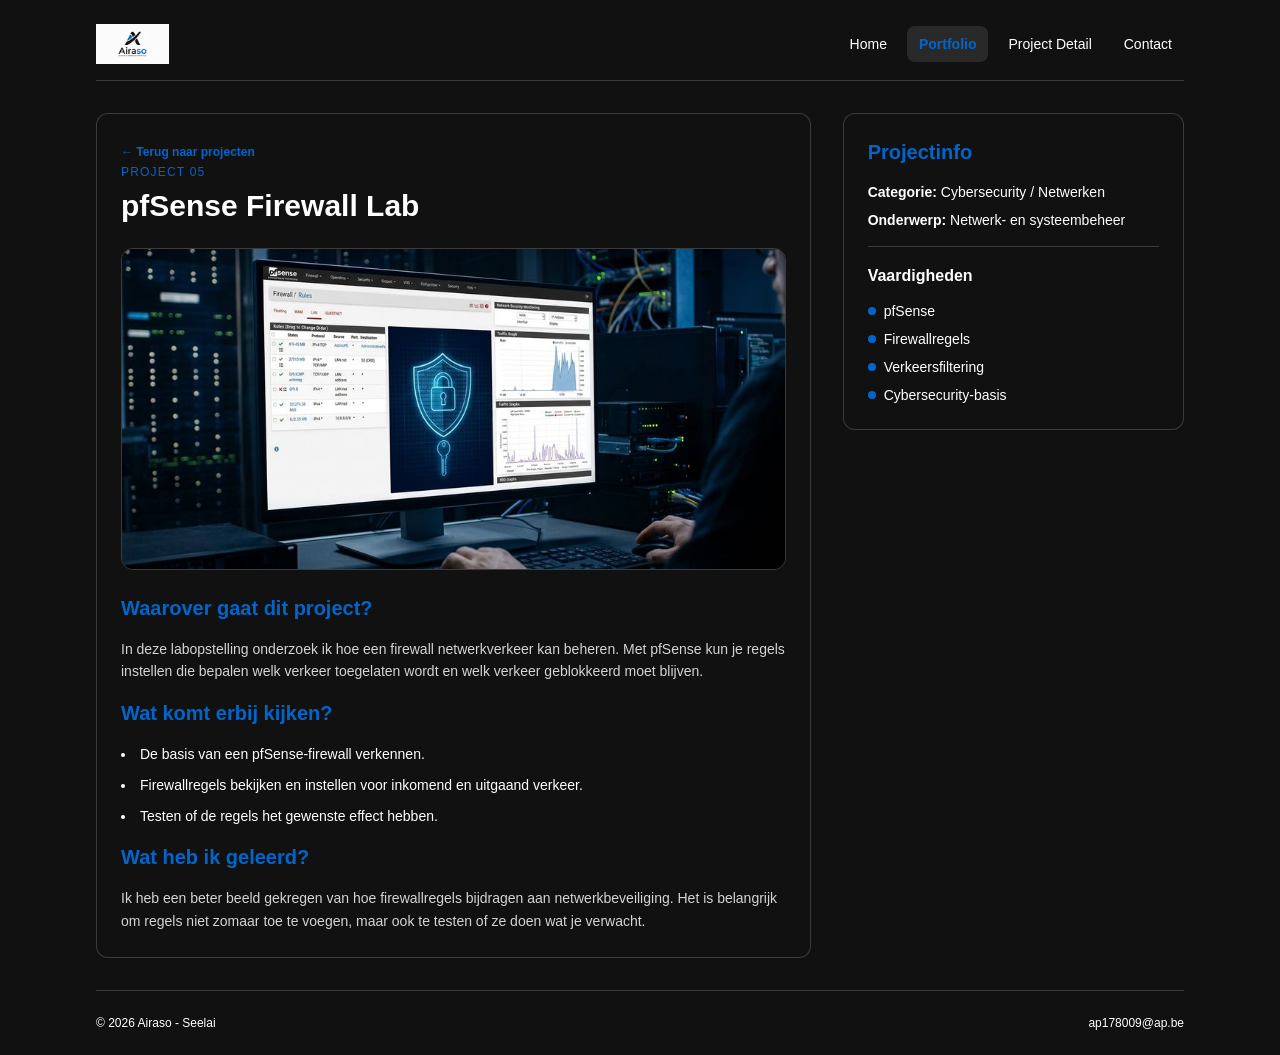
<file: projecten/project5.html>
<!DOCTYPE html>
<html lang="nl-BE">
<head>
  <meta charset="UTF-8">
  <meta name="viewport" content="width=device-width, initial-scale=1.0">
  <title>pfSense firewall lab — Airaso</title>
  <meta name="description" content="Labo met pfSense: firewallregels instellen voor inkomend en uitgaand verkeer en bepalen wat toegelaten of geblokkeerd wordt.">
  <link rel="stylesheet" href="../css/tailwind.css">
  <link rel="stylesheet" href="../css/style.css">
</head>
<body class="bg-[#111111] text-white min-h-screen max-w-6xl mx-auto px-4 py-6 sm:px-6 lg:px-8">
  <a href="#inhoud" class="sr-only focus:not-sr-only focus:absolute focus:left-4 focus:top-4 focus:z-50 focus:rounded-lg focus:bg-[#0066CC] focus:px-4 focus:py-2 focus:font-semibold focus:text-white focus-visible:outline-2 focus-visible:outline-offset-2 focus-visible:outline-[#0066CC]">Ga naar de inhoud</a>
        <header class="mb-8 flex flex-wrap items-center justify-between gap-4 border-b soft-border pb-4">
      <a href="../index.html" class="flex items-center gap-3 focus-visible:outline-2 focus-visible:outline-offset-2 focus-visible:outline-[#0066CC]" aria-label="Airaso — home">
        <img src="../assets/images/mijn-logo.jpg" alt="Airaso-logo" class="h-10 w-auto" width="400" height="218">
      </a>
      <input id="menu-toggle" type="checkbox" class="peer sr-only">
      <label for="menu-toggle" class="cursor-pointer rounded-lg border soft-border px-4 py-2 text-sm font-semibold hover:text-[#0066CC] md:hidden peer-focus-visible:outline-2 peer-focus-visible:outline-offset-2 peer-focus-visible:outline-[#0066CC]">Menu</label>
      <nav aria-label="Hoofdnavigatie" class="hidden w-full peer-checked:block md:block md:w-auto">
        <ul class="flex flex-col gap-1 text-sm font-medium md:flex-row md:items-center md:gap-2">
          <li><a href="../index.html" class="block rounded-lg px-3 py-2 transition-colors hover:bg-white/10 hover:text-[#0066CC] text-white focus-visible:outline-2 focus-visible:outline-offset-2 focus-visible:outline-[#0066CC]">Home</a></li>
          <li><a href="../portfolio.html" class="block rounded-lg px-3 py-2 transition-colors hover:bg-white/10 hover:text-[#0066CC] bg-white/10 text-[#0066CC] font-bold focus-visible:outline-2 focus-visible:outline-offset-2 focus-visible:outline-[#0066CC]" aria-current="page">Portfolio</a></li>
          <li><a href="../project.html" class="block rounded-lg px-3 py-2 transition-colors hover:bg-white/10 hover:text-[#0066CC] text-white focus-visible:outline-2 focus-visible:outline-offset-2 focus-visible:outline-[#0066CC]">Project Detail</a></li>
          <li><a href="../contact.html" class="block rounded-lg px-3 py-2 transition-colors hover:bg-white/10 hover:text-[#0066CC] text-white focus-visible:outline-2 focus-visible:outline-offset-2 focus-visible:outline-[#0066CC]">Contact</a></li>
        </ul>
      </nav>
    </header>
    <section aria-label="Pagina-inhoud" class="grid grid-cols-1 md:grid-cols-3 gap-8 mb-8">
      <main id="inhoud" class="md:col-span-2 space-y-6 bg-[#111111] border soft-border p-6 rounded-xl">
        <a href="../portfolio.html" class="text-xs text-[#0066CC] font-semibold hover:underline focus-visible:outline-2 focus-visible:outline-offset-2 focus-visible:outline-[#0066CC]">&larr; Terug naar projecten</a>
        <section>
          <p class="text-xs uppercase tracking-widest text-[#0066CC] mb-2">Project 05</p>
          <h1 class="text-3xl font-bold text-white">pfSense Firewall Lab</h1>
        </section>
        <figure class="rounded-xl overflow-hidden border soft-border">
          <img src="../assets/images/pfsense-firewall-lab.jpg" alt="Firewall testomgeving" class="w-full h-64 sm:h-80 object-cover" width="900" height="502">
        </figure>
        <section class="space-y-4 muted-text leading-relaxed text-sm">
          <h2 class="text-xl font-semibold text-[#0066CC]">Waarover gaat dit project?</h2>
          <p>In deze labopstelling onderzoek ik hoe een firewall netwerkverkeer kan beheren. Met pfSense kun je regels instellen die bepalen welk verkeer toegelaten wordt en welk verkeer geblokkeerd moet blijven.</p>
          <h2 class="text-xl font-semibold text-[#0066CC]">Wat komt erbij kijken?</h2>
          <ul class="list-disc list-inside space-y-2 text-white"><li>De basis van een pfSense-firewall verkennen.</li><li>Firewallregels bekijken en instellen voor inkomend en uitgaand verkeer.</li><li>Testen of de regels het gewenste effect hebben.</li></ul>
          <h2 class="text-xl font-semibold text-[#0066CC]">Wat heb ik geleerd?</h2>
          <p>Ik heb een beter beeld gekregen van hoe firewallregels bijdragen aan netwerkbeveiliging. Het is belangrijk om regels niet zomaar toe te voegen, maar ook te testen of ze doen wat je verwacht.</p>
        </section>
      </main>
      <aside class="bg-[#111111] border soft-border p-6 rounded-xl h-fit space-y-4">
        <h2 class="text-xl font-bold text-[#0066CC]">Projectinfo</h2>
        <section class="text-sm space-y-2 text-white">
          <p><strong class="text-white">Categorie:</strong> Cybersecurity / Netwerken</p>
          <p><strong class="text-white">Onderwerp:</strong> Netwerk- en systeembeheer</p>
        </section>
        <section class="border-t soft-border pt-4">
          <h3 class="font-semibold text-white mb-3">Vaardigheden</h3>
          <ul class="space-y-2 text-sm text-white"><li class="flex items-center gap-2"><span class="w-2 h-2 rounded-full bg-[#0066CC]"></span>pfSense</li><li class="flex items-center gap-2"><span class="w-2 h-2 rounded-full bg-[#0066CC]"></span>Firewallregels</li><li class="flex items-center gap-2"><span class="w-2 h-2 rounded-full bg-[#0066CC]"></span>Verkeersfiltering</li><li class="flex items-center gap-2"><span class="w-2 h-2 rounded-full bg-[#0066CC]"></span>Cybersecurity-basis</li></ul>
        </section>
      </aside>
    </section>
    <footer class="flex flex-col sm:flex-row items-center justify-between text-xs text-white pt-6 border-t soft-border gap-2">
      <p>&copy; 2026 Airaso - Seelai</p>
      <p><a href="mailto:ap178009@ap.be" class="hover:text-[#0066CC] focus-visible:outline-2 focus-visible:outline-offset-2 focus-visible:outline-[#0066CC]">ap178009@ap.be</a></p>
    </footer>
</body>
</html>
</file>
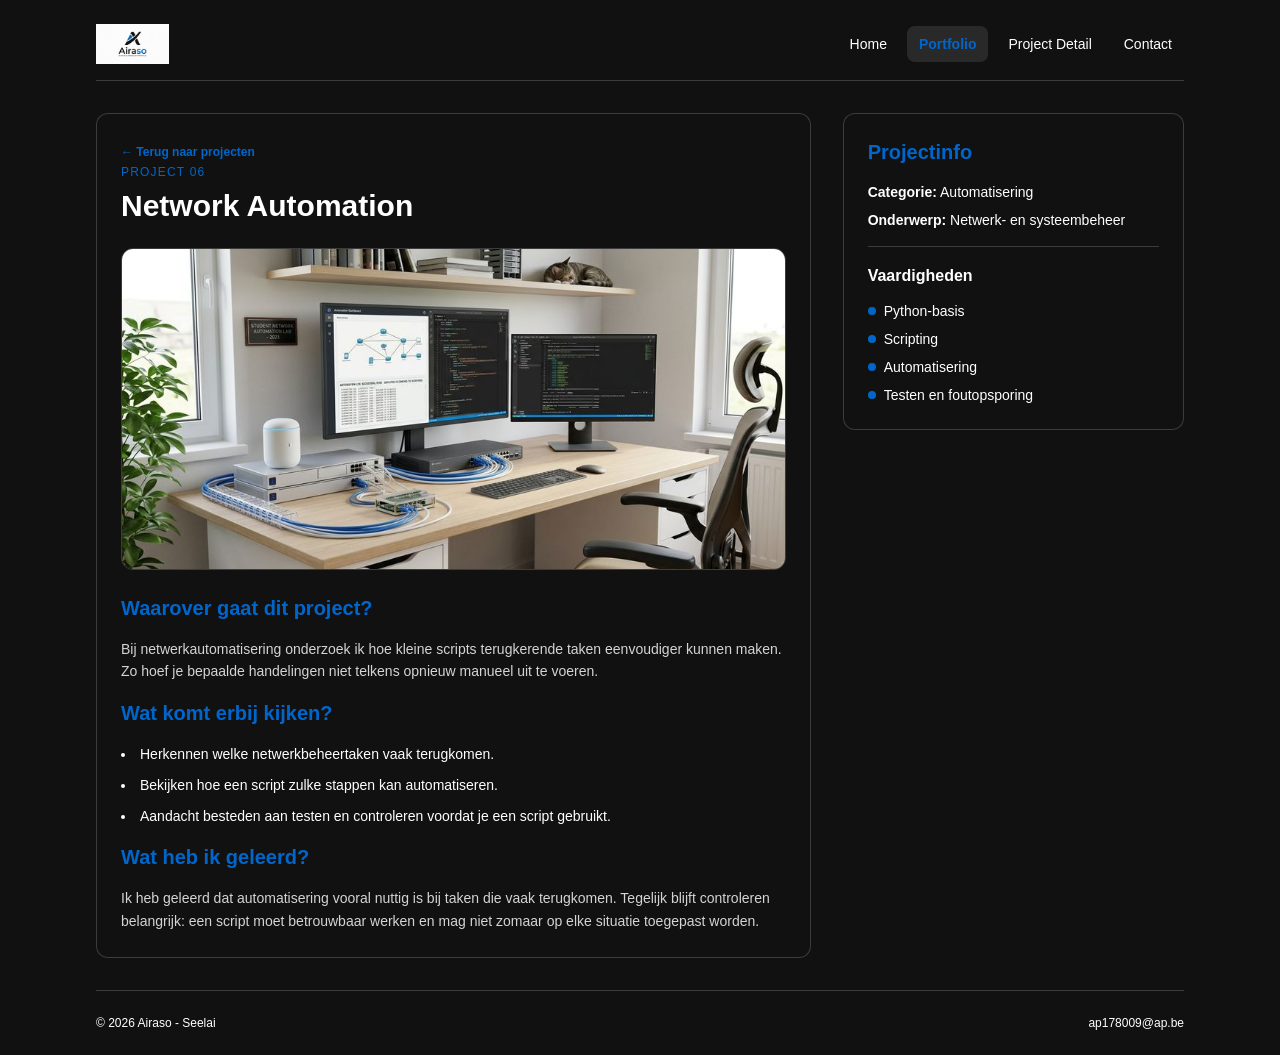
<file: projecten/project6.html>
<!DOCTYPE html>
<html lang="nl-BE">
<head>
  <meta charset="UTF-8">
  <meta name="viewport" content="width=device-width, initial-scale=1.0">
  <title>Netwerkautomatisering met scripts — Airaso</title>
  <meta name="description" content="Project over netwerkautomatisering: met kleine scripts terugkerende beheertaken automatiseren in plaats van ze telkens manueel te doen.">
  <link rel="stylesheet" href="../css/tailwind.css">
  <link rel="stylesheet" href="../css/style.css">
</head>
<body class="bg-[#111111] text-white min-h-screen max-w-6xl mx-auto px-4 py-6 sm:px-6 lg:px-8">
  <a href="#inhoud" class="sr-only focus:not-sr-only focus:absolute focus:left-4 focus:top-4 focus:z-50 focus:rounded-lg focus:bg-[#0066CC] focus:px-4 focus:py-2 focus:font-semibold focus:text-white focus-visible:outline-2 focus-visible:outline-offset-2 focus-visible:outline-[#0066CC]">Ga naar de inhoud</a>
        <header class="mb-8 flex flex-wrap items-center justify-between gap-4 border-b soft-border pb-4">
      <a href="../index.html" class="flex items-center gap-3 focus-visible:outline-2 focus-visible:outline-offset-2 focus-visible:outline-[#0066CC]" aria-label="Airaso — home">
        <img src="../assets/images/mijn-logo.jpg" alt="Airaso-logo" class="h-10 w-auto" width="400" height="218">
      </a>
      <input id="menu-toggle" type="checkbox" class="peer sr-only">
      <label for="menu-toggle" class="cursor-pointer rounded-lg border soft-border px-4 py-2 text-sm font-semibold hover:text-[#0066CC] md:hidden peer-focus-visible:outline-2 peer-focus-visible:outline-offset-2 peer-focus-visible:outline-[#0066CC]">Menu</label>
      <nav aria-label="Hoofdnavigatie" class="hidden w-full peer-checked:block md:block md:w-auto">
        <ul class="flex flex-col gap-1 text-sm font-medium md:flex-row md:items-center md:gap-2">
          <li><a href="../index.html" class="block rounded-lg px-3 py-2 transition-colors hover:bg-white/10 hover:text-[#0066CC] text-white focus-visible:outline-2 focus-visible:outline-offset-2 focus-visible:outline-[#0066CC]">Home</a></li>
          <li><a href="../portfolio.html" class="block rounded-lg px-3 py-2 transition-colors hover:bg-white/10 hover:text-[#0066CC] bg-white/10 text-[#0066CC] font-bold focus-visible:outline-2 focus-visible:outline-offset-2 focus-visible:outline-[#0066CC]" aria-current="page">Portfolio</a></li>
          <li><a href="../project.html" class="block rounded-lg px-3 py-2 transition-colors hover:bg-white/10 hover:text-[#0066CC] text-white focus-visible:outline-2 focus-visible:outline-offset-2 focus-visible:outline-[#0066CC]">Project Detail</a></li>
          <li><a href="../contact.html" class="block rounded-lg px-3 py-2 transition-colors hover:bg-white/10 hover:text-[#0066CC] text-white focus-visible:outline-2 focus-visible:outline-offset-2 focus-visible:outline-[#0066CC]">Contact</a></li>
        </ul>
      </nav>
    </header>
    <section aria-label="Pagina-inhoud" class="grid grid-cols-1 md:grid-cols-3 gap-8 mb-8">
      <main id="inhoud" class="md:col-span-2 space-y-6 bg-[#111111] border soft-border p-6 rounded-xl">
        <a href="../portfolio.html" class="text-xs text-[#0066CC] font-semibold hover:underline focus-visible:outline-2 focus-visible:outline-offset-2 focus-visible:outline-[#0066CC]">&larr; Terug naar projecten</a>
        <section>
          <p class="text-xs uppercase tracking-widest text-[#0066CC] mb-2">Project 06</p>
          <h1 class="text-3xl font-bold text-white">Network Automation</h1>
        </section>
        <figure class="rounded-xl overflow-hidden border soft-border">
          <img src="../assets/images/network-automation.jpg" alt="Netwerkautomatisering met scripts" class="w-full h-64 sm:h-80 object-cover" width="900" height="491">
        </figure>
        <section class="space-y-4 muted-text leading-relaxed text-sm">
          <h2 class="text-xl font-semibold text-[#0066CC]">Waarover gaat dit project?</h2>
          <p>Bij netwerkautomatisering onderzoek ik hoe kleine scripts terugkerende taken eenvoudiger kunnen maken. Zo hoef je bepaalde handelingen niet telkens opnieuw manueel uit te voeren.</p>
          <h2 class="text-xl font-semibold text-[#0066CC]">Wat komt erbij kijken?</h2>
          <ul class="list-disc list-inside space-y-2 text-white"><li>Herkennen welke netwerkbeheertaken vaak terugkomen.</li><li>Bekijken hoe een script zulke stappen kan automatiseren.</li><li>Aandacht besteden aan testen en controleren voordat je een script gebruikt.</li></ul>
          <h2 class="text-xl font-semibold text-[#0066CC]">Wat heb ik geleerd?</h2>
          <p>Ik heb geleerd dat automatisering vooral nuttig is bij taken die vaak terugkomen. Tegelijk blijft controleren belangrijk: een script moet betrouwbaar werken en mag niet zomaar op elke situatie toegepast worden.</p>
        </section>
      </main>
      <aside class="bg-[#111111] border soft-border p-6 rounded-xl h-fit space-y-4">
        <h2 class="text-xl font-bold text-[#0066CC]">Projectinfo</h2>
        <section class="text-sm space-y-2 text-white">
          <p><strong class="text-white">Categorie:</strong> Automatisering</p>
          <p><strong class="text-white">Onderwerp:</strong> Netwerk- en systeembeheer</p>
        </section>
        <section class="border-t soft-border pt-4">
          <h3 class="font-semibold text-white mb-3">Vaardigheden</h3>
          <ul class="space-y-2 text-sm text-white"><li class="flex items-center gap-2"><span class="w-2 h-2 rounded-full bg-[#0066CC]"></span>Python-basis</li><li class="flex items-center gap-2"><span class="w-2 h-2 rounded-full bg-[#0066CC]"></span>Scripting</li><li class="flex items-center gap-2"><span class="w-2 h-2 rounded-full bg-[#0066CC]"></span>Automatisering</li><li class="flex items-center gap-2"><span class="w-2 h-2 rounded-full bg-[#0066CC]"></span>Testen en foutopsporing</li></ul>
        </section>
      </aside>
    </section>
    <footer class="flex flex-col sm:flex-row items-center justify-between text-xs text-white pt-6 border-t soft-border gap-2">
      <p>&copy; 2026 Airaso - Seelai</p>
      <p><a href="mailto:ap178009@ap.be" class="hover:text-[#0066CC] focus-visible:outline-2 focus-visible:outline-offset-2 focus-visible:outline-[#0066CC]">ap178009@ap.be</a></p>
    </footer>
</body>
</html>
</file>
<file: css/style.css>
/* Airaso portfolio — kleuren uit de inspiratieopdracht: zwart, blauw en wit. */
body {
  background-color: #111111;
  color: #FFFFFF;
  font-family: Arial, Helvetica, sans-serif;
  line-height: 1.6;
}

/* Subtiele tinten zijn transparanties van wit, geen extra paletkleuren. */
.soft-border { border-color: rgba(255, 255, 255, 0.18); }
.muted-text { color: rgba(255, 255, 255, 0.82); }
.subtle-text { color: rgba(255, 255, 255, 0.68); }


html { scroll-behavior: smooth; }
img { max-width: 100%; }
</file>
